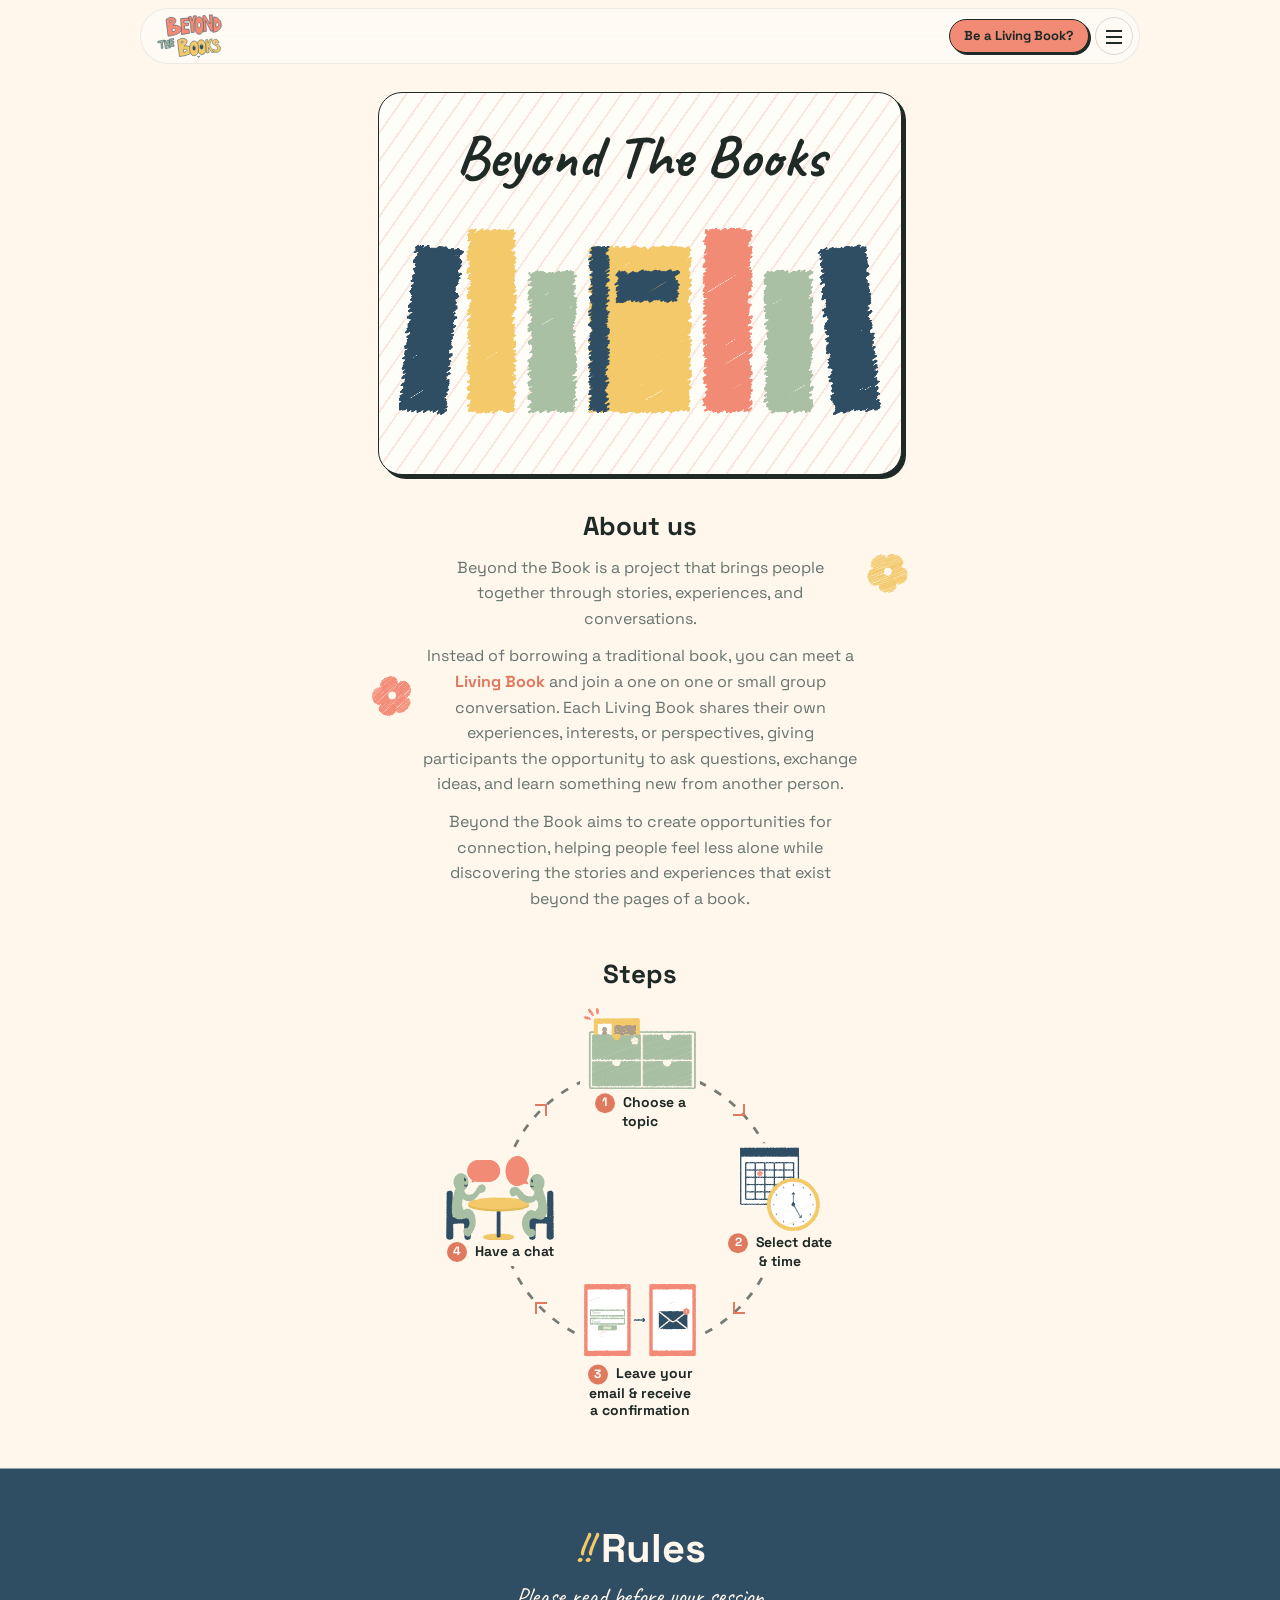
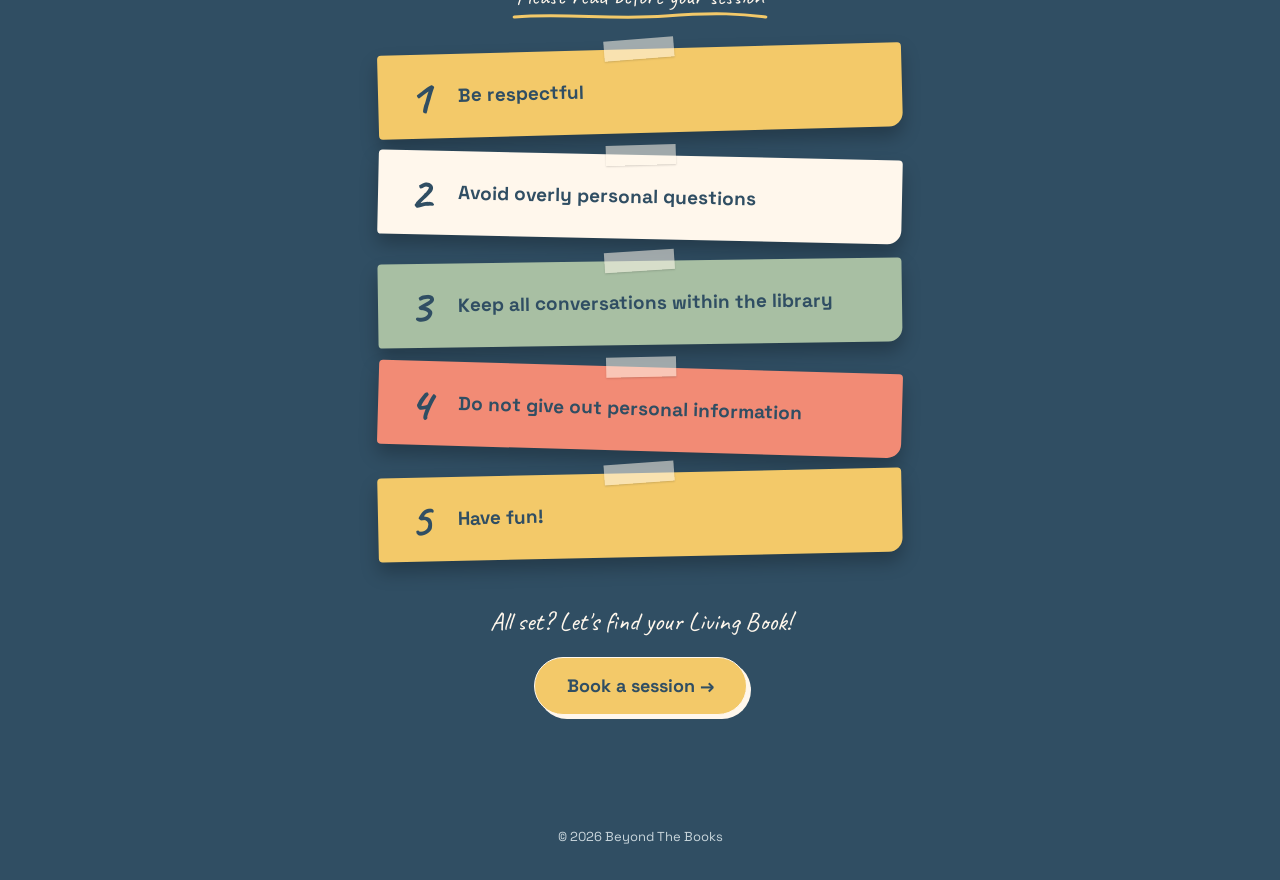
<file: index.html>
<!DOCTYPE html>
<html lang="en">
  <head>
    <meta charset="UTF-8" />
    <meta name="viewport" content="width=device-width, initial-scale=1.0" />
    <title>Beyond The Books</title>
    <link href="https://fonts.googleapis.com/css2?family=Caveat:wght@500;700&family=Space+Grotesk:wght@300;400;500;600;700&display=swap" rel="stylesheet">
    <link rel="icon" href="assets/favicon.svg" type="image/svg+xml">
    <link rel="icon" href="assets/apple-touch-icon.png" type="image/png">
    <link rel="apple-touch-icon" href="assets/apple-touch-icon.png">
    <link rel="stylesheet" href="style.css" />
    <script src="script.js" defer></script>
  </head>
  <body>
    <!-- Header Section -->
    <header class="site-header">
      <a class="logo" href="index.html"><img src="assets/logo.svg" width="606" height="412" alt="Beyond The Books" /></a>
      <div class="header-actions">
        <a class="header-cta" href="living-book.html">Be a Living Book?</a>
        <button class="menu-toggle" aria-label="Open menu" aria-expanded="false" aria-controls="main-nav"></button>
      </div>
      <nav class="navbar" id="main-nav" aria-label="Main navigation">
        <a class="active" href="index.html">Home</a>
        <a href="booking.html">Booking</a>
        <a href="faq.html">FAQ</a>
      </nav>
    </header>

    <main class="page">
      <!-- Hero -->
      <section class="hero">
        <h1>Beyond The Books</h1>
        <img class="hero-book" src="assets/book.gif" width="792" height="400" alt="Hand-drawn books tilting on a shelf" />
      </section>

      <!-- About -->
      <section class="about" id="about">
        <img class="deco deco-envelope" src="assets/flower-5.svg" alt="" />
        <img class="deco deco-gift" src="assets/flower-6.svg" alt="" />
        <h2>About us</h2>
        <p>
          Beyond the Book is a project that brings people together through stories,
          experiences, and conversations.
        </p>
        <p>
          Instead of borrowing a traditional book, you can meet a <strong>Living Book</strong>
          and join a one on one or small group conversation. Each Living Book shares their own
          experiences, interests, or perspectives, giving participants the opportunity to ask
          questions, exchange ideas, and learn something new from another person.
        </p>
        <p>
          Beyond the Book aims to create opportunities for connection, helping people feel less
          alone while discovering the stories and experiences that exist beyond the pages of a book.
        </p>
      </section>

      <!-- Steps: xếp theo vòng tròn. Thêm bước mới thì thêm <li> và chỉnh --a (góc) -->
      <section class="steps">
        <h2>Steps</h2>
        <div class="step-circle">
          <svg class="step-ring" viewBox="0 0 100 100" aria-hidden="true">
            <circle cx="50" cy="50" r="35" />
          </svg>
          <span class="step-arrow" style="--a: -45deg" aria-hidden="true"></span>
          <span class="step-arrow" style="--a: 45deg" aria-hidden="true"></span>
          <span class="step-arrow" style="--a: 135deg" aria-hidden="true"></span>
          <span class="step-arrow" style="--a: 225deg" aria-hidden="true"></span>
          <ol class="step-list">
            <li class="step" style="--a: -90deg">
              <img src="assets/step-topic.svg" alt="" />
              <span><b>1</b> Choose a topic</span>
            </li>
            <li class="step" style="--a: 0deg">
              <img src="assets/step-date.svg" alt="" />
              <span><b>2</b> Select date &amp; time</span>
            </li>
            <li class="step" style="--a: 90deg">
              <img src="assets/step-email.svg" alt="" />
              <span><b>3</b> Leave your email &amp; receive a confirmation</span>
            </li>
            <li class="step" style="--a: 180deg">
              <img src="assets/step-chat.svg" alt="" />
              <span><b>4</b> Have a chat</span>
            </li>
          </ol>
        </div>
      </section>

      <!-- Rules: mỗi rule là một tờ note dán lên, hiện dần khi cuộn tới -->
      <section class="rules" id="rules">
        <h2><span class="bang">!!</span> Rules</h2>
        <p class="rules-sub">Please read before your session</p>
        <ol class="rule-notes">
          <li data-reveal>Be respectful</li>
          <li data-reveal>Avoid overly personal questions</li>
          <li data-reveal>Keep all conversations within the library</li>
          <li data-reveal>Do not give out personal information</li>
          <li data-reveal>Have fun!</li>
        </ol>
        <div class="rules-cta" data-reveal>
          <p>All set? Let's find your Living Book!</p>
          <a class="btn btn-go" href="booking.html">Book a session →</a>
        </div>
      </section>
    </main>

    <!-- Lời chào khi vào trang từ mã QR trên card (link có ?from=qr) -->
    <dialog class="welcome" id="welcome" aria-labelledby="welcome-title" tabindex="-1">
      <button class="welcome-close" type="button" aria-label="Close" data-close></button>
      <img class="welcome-mascot" src="assets/mascot-cheer.svg" width="1279" height="1343" alt="" />
      <h2 id="welcome-title">Welcome!</h2>
      <div class="welcome-choices">
        <div class="welcome-choice">
          <p>New participant?<br /><span>Explore the home page to get to know us.</span></p>
          <button class="btn welcome-btn-new" type="button" data-close>Explore the home page</button>
        </div>
        <div class="welcome-choice">
          <p>Old participant?</p>
          <a class="btn welcome-btn-go" href="booking.html">Go to the booking page →</a>
        </div>
      </div>
    </dialog>

    <footer class="site-footer">© 2026 Beyond The Books</footer>
  </body>
</html>
</file>
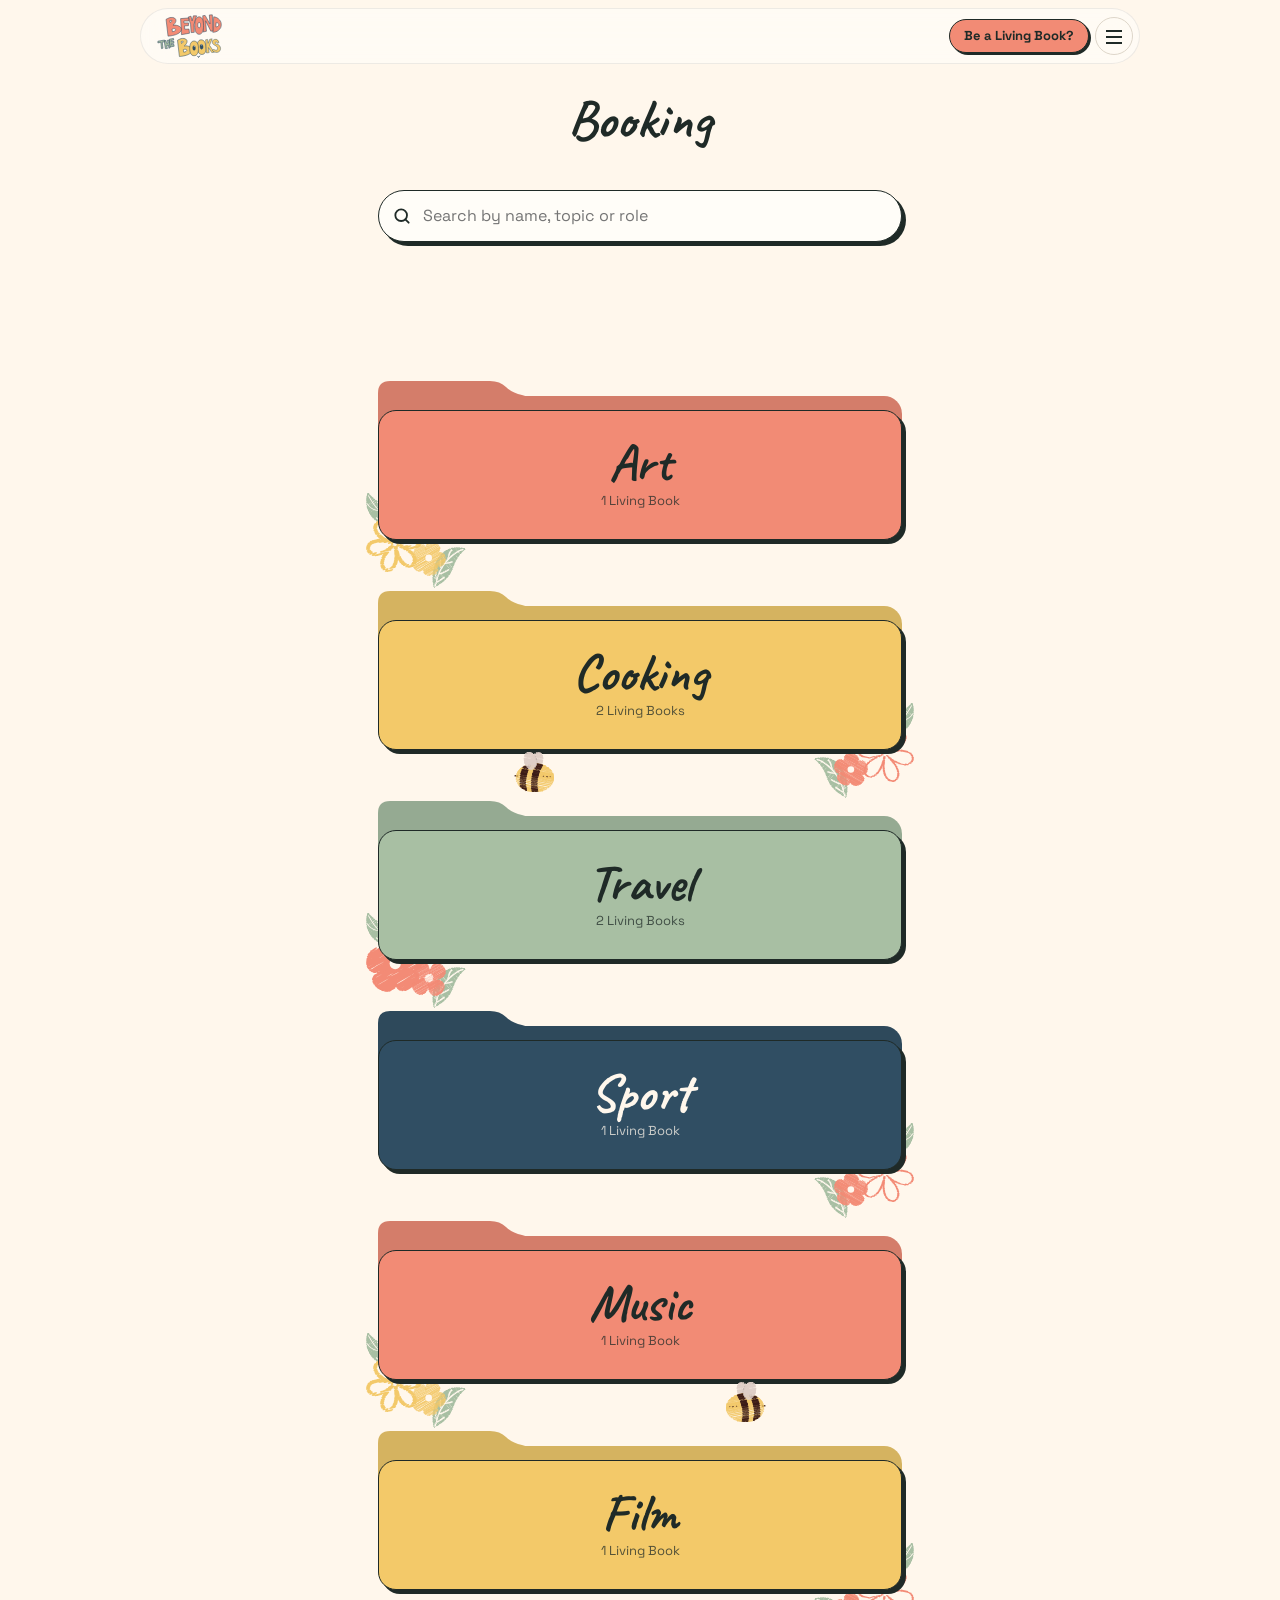
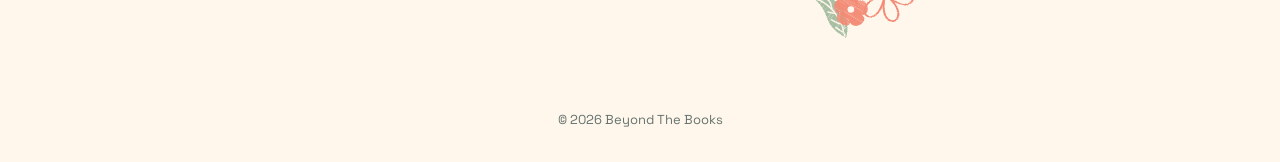
<file: booking.html>
<!DOCTYPE html>
<html lang="en">
  <head>
    <meta charset="UTF-8" />
    <meta name="viewport" content="width=device-width, initial-scale=1.0" />
    <title>Booking · Beyond The Books</title>
    <link href="https://fonts.googleapis.com/css2?family=Caveat:wght@500;700&family=Space+Grotesk:wght@300;400;500;600;700&display=swap" rel="stylesheet">
    <link rel="icon" href="assets/favicon.svg" type="image/svg+xml">
    <link rel="icon" href="assets/apple-touch-icon.png" type="image/png">
    <link rel="apple-touch-icon" href="assets/apple-touch-icon.png">
    <link rel="stylesheet" href="style.css" />
    <script src="script.js" defer></script>
    <script src="data.js" defer></script>
    <script src="booking.js" defer></script>
  </head>
  <body>

    <header class="site-header">
      <a class="logo" href="index.html"><img src="assets/logo.svg" width="606" height="412" alt="Beyond The Books" /></a>
      <div class="header-actions">
        <a class="header-cta" href="living-book.html">Be a Living Book?</a>
        <button class="menu-toggle" aria-label="Open menu" aria-expanded="false" aria-controls="main-nav"></button>
      </div>
      <nav class="navbar" id="main-nav" aria-label="Main navigation">
        <a href="index.html">Home</a>
        <a class="active" href="booking.html">Booking</a>
        <a href="faq.html">FAQ</a>
      </nav>
    </header>

    <main class="page">
      <h1 class="page-title booking-title">
        Booking
      </h1>
      <div class="search">
        <svg class="search-icon" viewBox="0 0 24 24" aria-hidden="true"><circle cx="11" cy="11" r="7" /><path d="m20 20-4-4" /></svg>
        <input type="search" id="search" placeholder="Search by name, topic or role" aria-label="Search Living Books" autocomplete="off" />
      </div>
      <div class="search-results" id="search-results" hidden></div>
      <div class="topic-list" id="topic-list"></div>
    </main>

    <footer class="site-footer">© 2026 Beyond The Books</footer>
  </body>
</html>
</file>
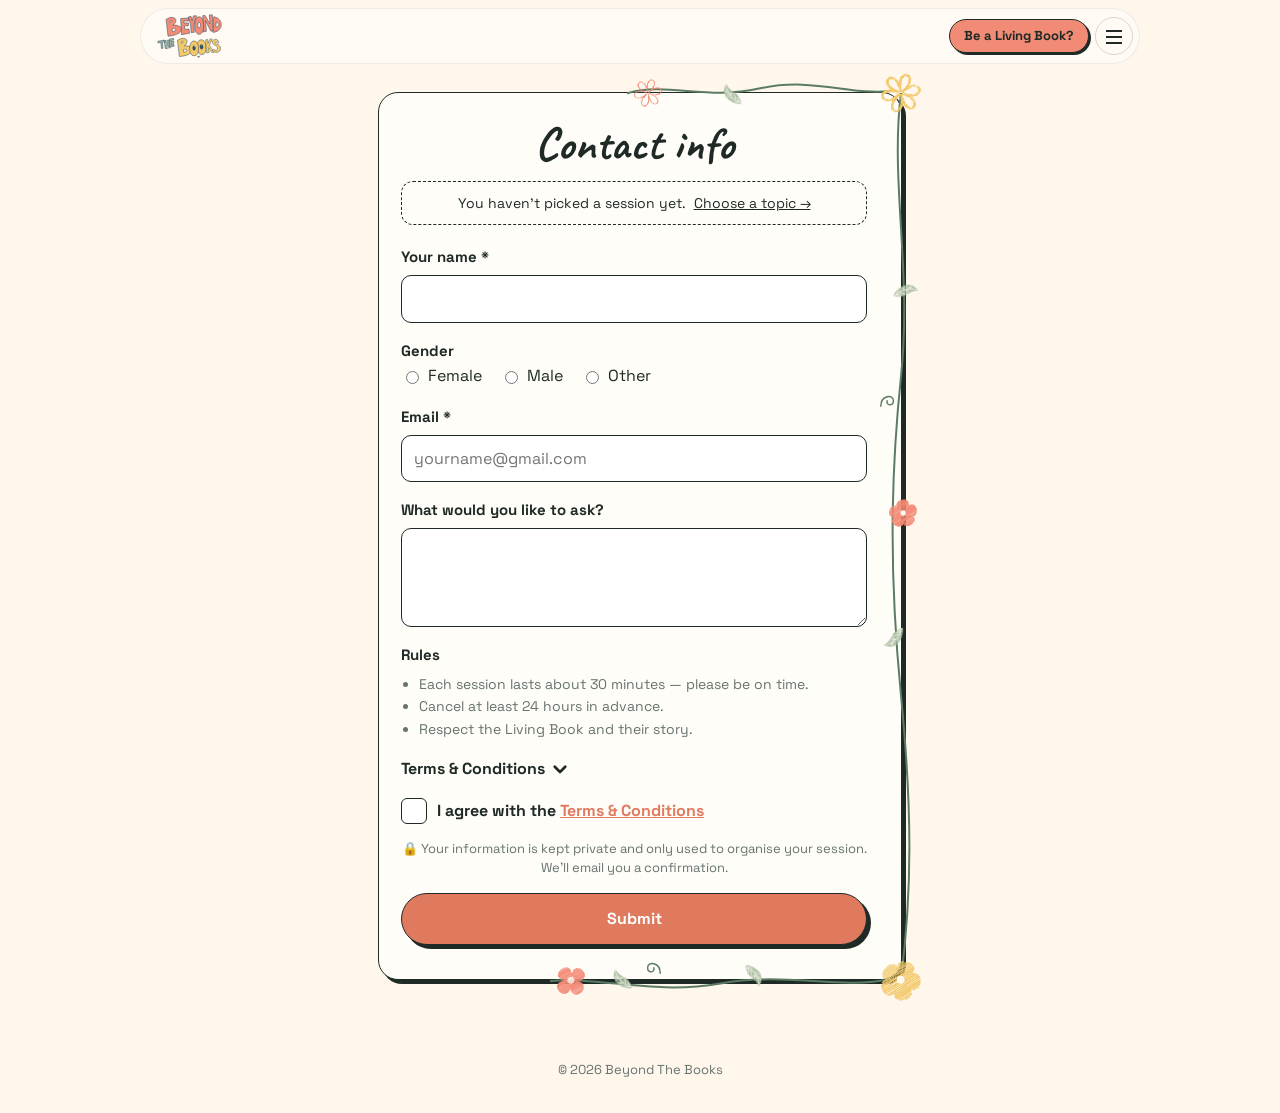
<file: contact.html>
<!DOCTYPE html>
<html lang="en">
  <head>
    <meta charset="UTF-8" />
    <meta name="viewport" content="width=device-width, initial-scale=1.0" />
    <title>Contact info · Beyond The Books</title>
    <link href="https://fonts.googleapis.com/css2?family=Caveat:wght@500;700&family=Space+Grotesk:wght@300;400;500;600;700&display=swap" rel="stylesheet">
    <link rel="icon" href="assets/favicon.svg" type="image/svg+xml">
    <link rel="icon" href="assets/apple-touch-icon.png" type="image/png">
    <link rel="apple-touch-icon" href="assets/apple-touch-icon.png">
    <link rel="stylesheet" href="style.css" />
    <script src="script.js" defer></script>
    <script src="data.js" defer></script>
    <script src="api.js" defer></script>
    <script src="contact.js" defer></script>
  </head>
  <body class="page-contact">
    <header class="site-header">
      <a class="logo" href="index.html"><img src="assets/logo.svg" width="606" height="412" alt="Beyond The Books" /></a>
      <div class="header-actions">
        <a class="header-cta" href="living-book.html">Be a Living Book?</a>
        <button class="menu-toggle" aria-label="Open menu" aria-expanded="false" aria-controls="main-nav"></button>
      </div>
      <nav class="navbar" id="main-nav" aria-label="Main navigation">
        <a href="index.html">Home</a>
        <a class="active" href="booking.html">Booking</a>
        <a href="faq.html">FAQ</a>
      </nav>
    </header>

    <main class="page">
      <div class="contact-frame">
        <!-- Dây leo option 2: góc trên phải → dọc mép phải → bò theo mép dưới -->
        <div class="vine2" aria-hidden="true">
          <svg class="v2-line v2-top" viewBox="0 0 100 20" preserveAspectRatio="none">
            <path d="M0 12C15 2 30 18 50 8S85 14 100 10" />
          </svg>
          <svg class="v2-line v2-right" viewBox="0 0 20 100" preserveAspectRatio="none">
            <path d="M10 0C2 10 18 20 10 32S2 55 10 68S18 90 10 100" />
          </svg>
          <svg class="v2-line v2-bottom" viewBox="0 0 100 20" preserveAspectRatio="none">
            <path d="M100 8C85 18 70 2 50 12S15 6 0 10" />
          </svg>
          <svg class="v2-curl" style="top: 34%; right: 18px; --d: 1.1s" viewBox="0 0 20 20"><path d="M2 18C2 6 16 4 16 12C16 18 8 18 9 12" /></svg>
          <svg class="v2-curl" style="bottom: 18px; right: 46%; --d: 2s" viewBox="0 0 20 20"><path d="M18 18C18 6 4 4 4 12C4 18 12 18 11 12" /></svg>
          <img class="v2-leaf" src="assets/leaf-1.svg" alt="" style="top: 4px; right: 32%; --d: 0.6s; rotate: -15deg" />
          <img class="v2-leaf" src="assets/leaf-1.svg" alt="" style="top: 22%; right: 2px; --d: 1s; rotate: 100deg" />
          <img class="v2-leaf" src="assets/leaf-1.svg" alt="" style="top: 60%; right: 14px; --d: 1.4s; rotate: 250deg" />
          <img class="v2-leaf" src="assets/leaf-1.svg" alt="" style="bottom: 6px; right: 28%; --d: 1.9s; rotate: 170deg" />
          <img class="v2-leaf" src="assets/leaf-1.svg" alt="" style="bottom: 2px; right: 52%; --d: 2.1s; rotate: -20deg" />
          <img class="v2-flower" src="assets/flower-2.svg" alt="" style="top: 0; right: 46%; --d: 0.7s" />
          <img class="v2-flower big" src="assets/flower-1.svg" alt="" style="top: -6px; right: -6px; --d: 0.4s" />
          <img class="v2-flower" src="assets/flower-5.svg" alt="" style="top: 46%; right: -2px; --d: 1.3s" />
          <img class="v2-flower big" src="assets/flower-6.svg" alt="" style="bottom: -8px; right: -6px; --d: 1.7s" />
          <img class="v2-flower" src="assets/flower-4.svg" alt="" style="bottom: -2px; right: 60%; --d: 2.3s" />
        </div>

        <h1 class="page-title">Contact info</h1>
        <div class="summary" id="summary"></div>

        <form id="contact-form">
          <label class="field">
            <span>Your name *</span>
            <input name="name" required autocomplete="name" />
          </label>

          <fieldset class="field">
            <legend>Gender</legend>
            <div class="radio-row">
              <label><input type="radio" name="gender" value="female" /> Female</label>
              <label><input type="radio" name="gender" value="male" /> Male</label>
              <label><input type="radio" name="gender" value="other" /> Other</label>
            </div>
          </fieldset>

          <label class="field">
            <span>Email *</span>
            <input name="email" type="email" required autocomplete="email" pattern="[^@\s]+@[gG][mM][aA][iI][lL]\.[cC][oO][mM]" placeholder="yourname@gmail.com" data-gmail />
          </label>

          <label class="field">
            <span>What would you like to ask?</span>
            <textarea name="message" rows="3"></textarea>
          </label>

          <div class="field">
            <span>Rules</span>
            <ul class="mini-rules">
              <li>Each session lasts about 30 minutes — please be on time.</li>
              <li>Cancel at least 24 hours in advance.</li>
              <li>Respect the Living Book and their story.</li>
            </ul>
          </div>

          <details class="terms" id="terms">
            <summary>Terms &amp; Conditions</summary>
            <ol>
              <li>Be respectful</li>
              <li>Avoid overly personal questions</li>
              <li>Keep all conversations within the library</li>
              <li>Do not give out personal information</li>
              <li>Have fun!</li>
            </ol>
          </details>

          <label class="agree">
            <input type="checkbox" name="agree" required />
            <span class="checkmark" aria-hidden="true">
              <svg viewBox="0 0 24 24"><path d="M4 13c3 2 5 5 6 7 3-8 7-13 11-16" /></svg>
            </span>
            <span>I agree with the <a href="#terms" class="terms-link">Terms &amp; Conditions</a></span>
          </label>

          <p class="privacy-note">🔒 Your information is kept private and only used to organise your session. We'll email you a confirmation.</p>
          <p class="form-error" id="form-error" role="alert" hidden></p>
          <button class="btn btn-block" type="submit">Submit</button>
        </form>

        <div class="thanks" id="thanks" hidden>
          <h2>Thank you!</h2>
          <p>Your booking has been received. We'll be in touch by email soon.</p>
          <a class="btn" href="index.html">Back to home</a>
        </div>
      </div>
    </main>

    <footer class="site-footer">© 2026 Beyond The Books</footer>
  </body>
</html>
</file>
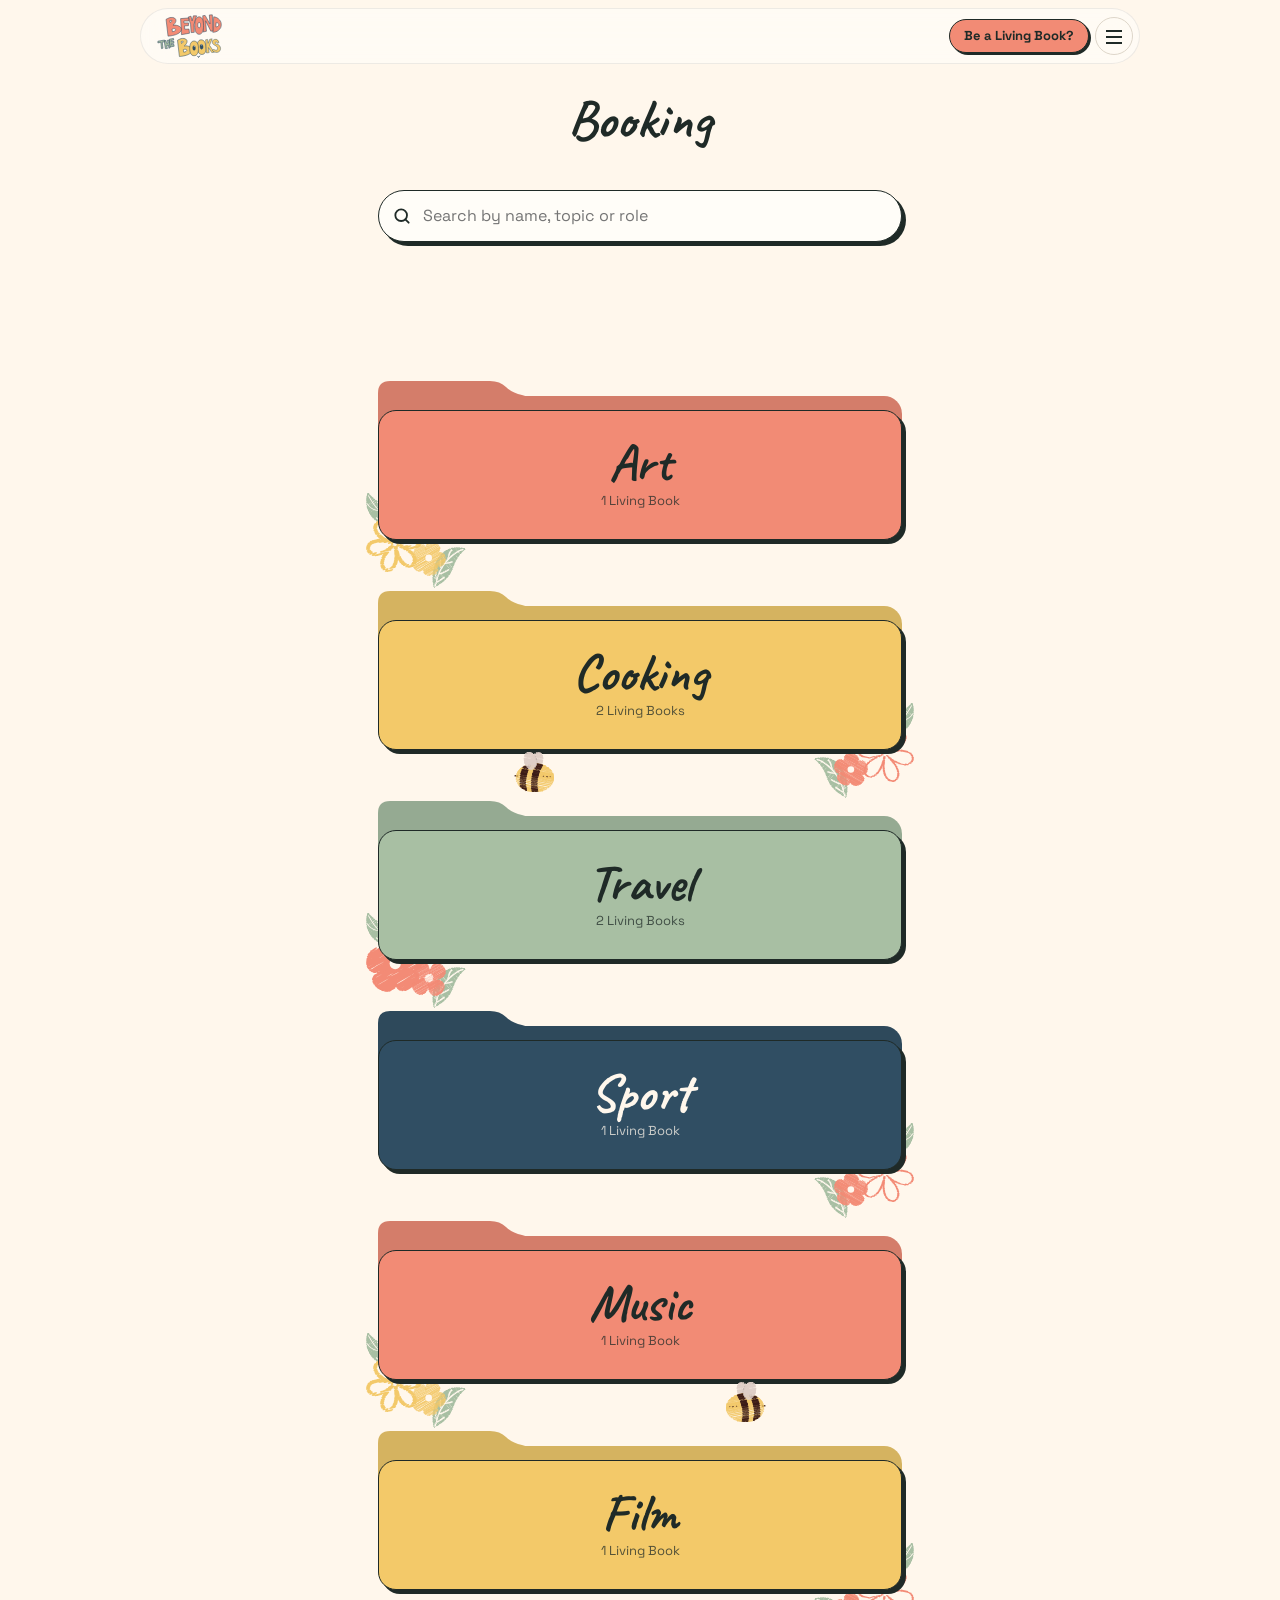
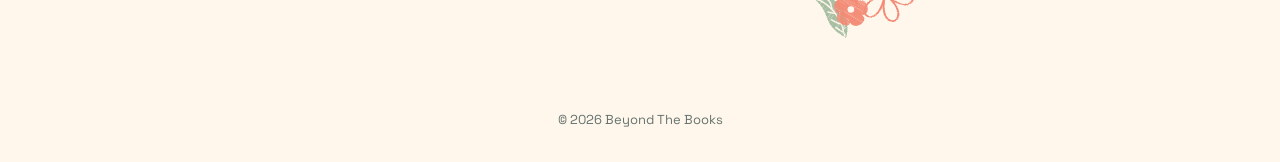
<file: detail.html>
<!DOCTYPE html>
<html lang="en">
  <head>
    <meta charset="UTF-8" />
    <meta name="viewport" content="width=device-width, initial-scale=1.0" />
    <title>Choose a time · Beyond The Books</title>
    <link href="https://fonts.googleapis.com/css2?family=Caveat:wght@500;700&family=Space+Grotesk:wght@300;400;500;600;700&display=swap" rel="stylesheet">
    <link rel="icon" href="assets/favicon.svg" type="image/svg+xml">
    <link rel="icon" href="assets/apple-touch-icon.png" type="image/png">
    <link rel="apple-touch-icon" href="assets/apple-touch-icon.png">
    <link rel="stylesheet" href="style.css" />
    <script src="script.js" defer></script>
    <script src="data.js" defer></script>
    <script src="api.js" defer></script>
    <script src="detail.js" defer></script>
  </head>
  <body>
    <header class="site-header">
      <a class="logo" href="index.html"><img src="assets/logo.svg" width="606" height="412" alt="Beyond The Books" /></a>
      <div class="header-actions">
        <a class="header-cta" href="living-book.html">Be a Living Book?</a>
        <button class="menu-toggle" aria-label="Open menu" aria-expanded="false" aria-controls="main-nav"></button>
      </div>
      <nav class="navbar" id="main-nav" aria-label="Main navigation">
        <a href="index.html">Home</a>
        <a class="active" href="booking.html">Booking</a>
        <a href="faq.html">FAQ</a>
      </nav>
    </header>

    <main class="page">
      <h1 class="page-title">Booking</h1>

      <section class="info-card" id="info-card"></section>

      <section class="card calendar">
        <div class="cal-head">
          <h2 id="cal-month"></h2>
          <div class="cal-nav">
            <button type="button" id="cal-prev" aria-label="Previous month">‹</button>
            <button type="button" id="cal-next" aria-label="Next month">›</button>
          </div>
        </div>
        <div class="cal-grid cal-weekdays" aria-hidden="true">
          <span>M</span><span>T</span><span>W</span><span>T</span><span>F</span><span>S</span><span>S</span>
        </div>
        <div class="cal-grid" id="cal-days"></div>
      </section>

      <section class="card times">
        <h2>Time</h2>
        <p class="hint" id="time-hint">Pick a date first.</p>
        <div class="time-grid" id="time-grid"></div>
      </section>

      <button class="btn btn-block" id="book-btn" disabled>Book</button>
    </main>

    <footer class="site-footer">© 2026 Beyond The Books</footer>
  </body>
</html>
</file>
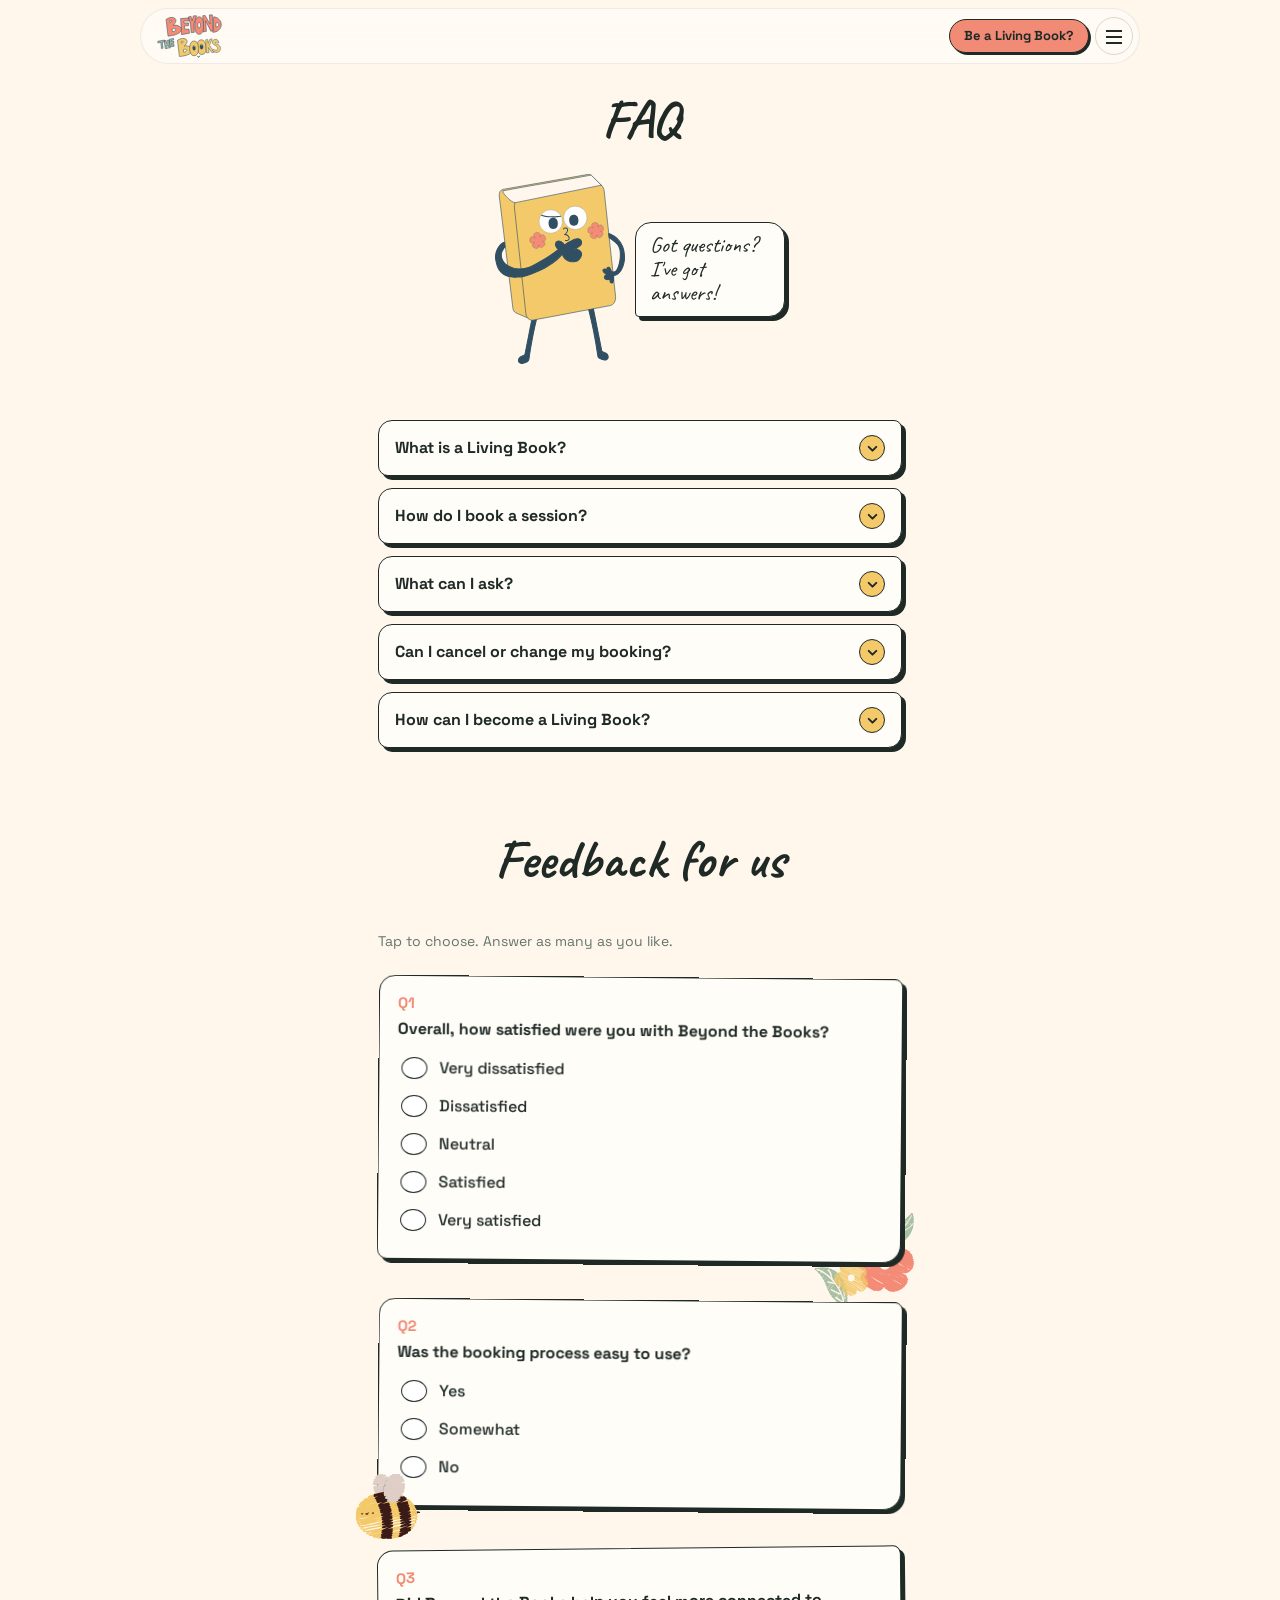
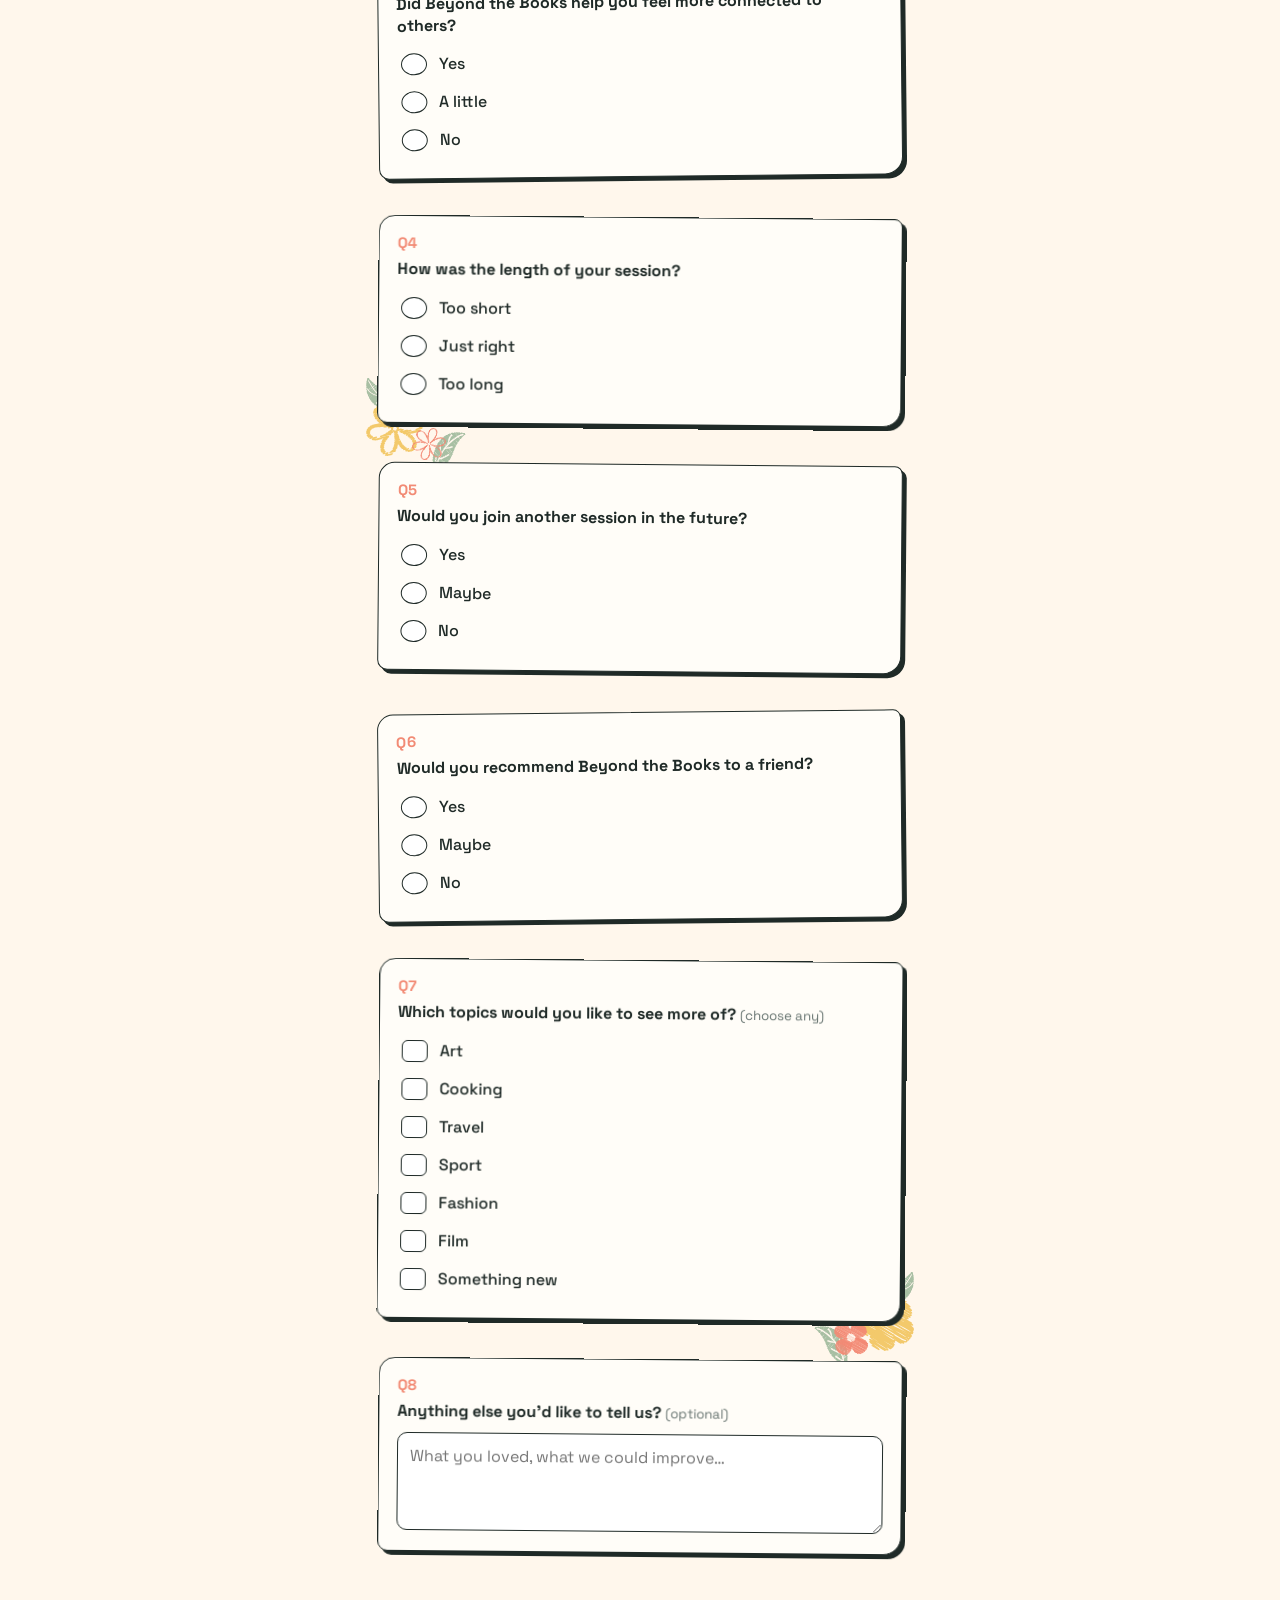
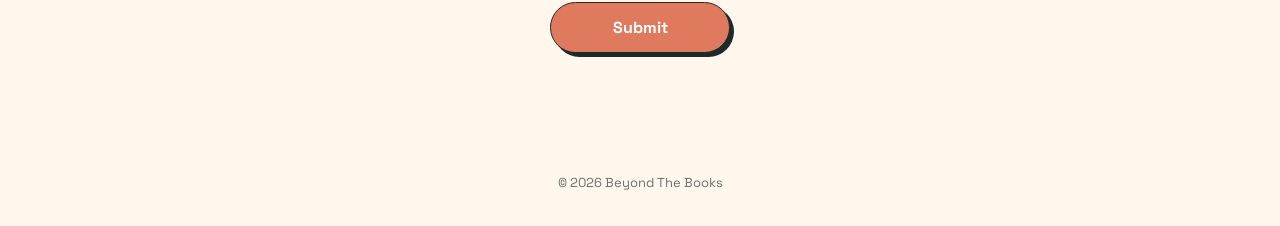
<file: faq.html>
<!DOCTYPE html>
<html lang="en">
  <head>
    <meta charset="UTF-8" />
    <meta name="viewport" content="width=device-width, initial-scale=1.0" />
    <title>FAQ · Beyond The Books</title>
    <link href="https://fonts.googleapis.com/css2?family=Caveat:wght@500;700&family=Space+Grotesk:wght@300;400;500;600;700&display=swap" rel="stylesheet">
    <link rel="icon" href="assets/favicon.svg" type="image/svg+xml">
    <link rel="icon" href="assets/apple-touch-icon.png" type="image/png">
    <link rel="apple-touch-icon" href="assets/apple-touch-icon.png">
    <link rel="stylesheet" href="style.css" />
    <script src="script.js" defer></script>
    <script src="api.js" defer></script>
    <script src="questions.js" defer></script>
  </head>
  <body>
    <header class="site-header">
      <a class="logo" href="index.html"><img src="assets/logo.svg" width="606" height="412" alt="Beyond The Books" /></a>
      <div class="header-actions">
        <a class="header-cta" href="living-book.html">Be a Living Book?</a>
        <button class="menu-toggle" aria-label="Open menu" aria-expanded="false" aria-controls="main-nav"></button>
      </div>
      <nav class="navbar" id="main-nav" aria-label="Main navigation">
        <a href="index.html">Home</a>
        <a href="booking.html">Booking</a>
        <a class="active" href="faq.html">FAQ</a>
      </nav>
    </header>

    <main class="page">
      <h1 class="page-title">FAQ</h1>

      <section class="faq-intro">
        <img class="faq-mascot" src="assets/mascot-think.svg" width="639" height="934" alt="A book character thinking" />
        <p class="faq-bubble">Got questions? I've got answers!</p>
      </section>

      <section class="faq-list" aria-label="Frequently asked questions">
          <details class="faq-item">
            <summary>What is a Living Book?</summary>
            <p>A Living Book is a real person who shares their story, experiences or passion with you. Instead of reading a book, you sit down and have a conversation.</p>
          </details>
          <details class="faq-item">
            <summary>How do I book a session?</summary>
            <p>Go to <a href="booking.html">Booking</a>, pick a topic and a Living Book, choose a date and time, then leave your name and email. We'll send you a confirmation email.</p>
          </details>
          <details class="faq-item">
            <summary>What can I ask?</summary>
            <p>Anything about the Living Book's story, work or interests. Please be respectful and avoid overly personal questions. See the rules on the <a href="index.html#rules">home page</a>.</p>
          </details>
          <details class="faq-item">
            <summary>Can I cancel or change my booking?</summary>
            <p>Yes. Just reply to your confirmation email and let us know, so the time slot can be opened for someone else.</p>
          </details>
          <details class="faq-item">
            <summary>How can I become a Living Book?</summary>
            <p>We'd love to hear your story! Fill in the <a href="living-book.html">Be a Living Book</a> form and we'll get in touch.</p>
          </details>
      </section>

      <h2 class="page-title faq-feedback-title" id="feedback">Feedback for us</h2>

      <form id="q-form" class="q-list" data-type="feedback" data-need-one>
        <p class="q-note">Tap to choose. Answer as many as you like.</p>
          <div class="q-card" role="group" aria-labelledby="q1-label">
            <p class="q-label" id="q1-label"><span class="q-num">Q1</span>Overall, how satisfied were you with Beyond the Books?</p>
            <div class="choices">
              <label class="choice"><input type="radio" name="q1" value="Very dissatisfied" /><span>Very dissatisfied</span></label>
              <label class="choice"><input type="radio" name="q1" value="Dissatisfied" /><span>Dissatisfied</span></label>
              <label class="choice"><input type="radio" name="q1" value="Neutral" /><span>Neutral</span></label>
              <label class="choice"><input type="radio" name="q1" value="Satisfied" /><span>Satisfied</span></label>
              <label class="choice"><input type="radio" name="q1" value="Very satisfied" /><span>Very satisfied</span></label>
            </div>
          </div>
          <div class="q-anchor" aria-hidden="true">
            <div class="bouquet right">
              <img class="bq-leaf l1" src="assets/leaf-2.svg" alt="" />
              <img class="bq-leaf l2" src="assets/leaf-1.svg" alt="" />
              <img class="bq-flower big" src="assets/flower-5.svg" alt="" />
              <img class="bq-flower small" src="assets/flower-6.svg" alt="" />
            </div>
          </div>
          <div class="q-card" role="group" aria-labelledby="q2-label">
            <img class="q-deco q-bee" src="assets/bee.svg" alt="" />
            <p class="q-label" id="q2-label"><span class="q-num">Q2</span>Was the booking process easy to use?</p>
            <div class="choices">
              <label class="choice"><input type="radio" name="q2" value="Yes" /><span>Yes</span></label>
              <label class="choice"><input type="radio" name="q2" value="Somewhat" /><span>Somewhat</span></label>
              <label class="choice"><input type="radio" name="q2" value="No" /><span>No</span></label>
            </div>
          </div>
          <div class="q-card" role="group" aria-labelledby="q3-label">
            <p class="q-label" id="q3-label"><span class="q-num">Q3</span>Did Beyond the Books help you feel more connected to others?</p>
            <div class="choices">
              <label class="choice"><input type="radio" name="q3" value="Yes" /><span>Yes</span></label>
              <label class="choice"><input type="radio" name="q3" value="A little" /><span>A little</span></label>
              <label class="choice"><input type="radio" name="q3" value="No" /><span>No</span></label>
            </div>
          </div>
          <div class="q-card" role="group" aria-labelledby="q4-label">
            <p class="q-label" id="q4-label"><span class="q-num">Q4</span>How was the length of your session?</p>
            <div class="choices">
              <label class="choice"><input type="radio" name="q4" value="Too short" /><span>Too short</span></label>
              <label class="choice"><input type="radio" name="q4" value="Just right" /><span>Just right</span></label>
              <label class="choice"><input type="radio" name="q4" value="Too long" /><span>Too long</span></label>
            </div>
          </div>
          <div class="q-anchor" aria-hidden="true">
            <div class="bouquet left">
              <img class="bq-leaf l1" src="assets/leaf-2.svg" alt="" />
              <img class="bq-leaf l2" src="assets/leaf-1.svg" alt="" />
              <img class="bq-flower big" src="assets/flower-1.svg" alt="" />
              <img class="bq-flower small" src="assets/flower-2.svg" alt="" />
            </div>
          </div>
          <div class="q-card" role="group" aria-labelledby="q5-label">
            <p class="q-label" id="q5-label"><span class="q-num">Q5</span>Would you join another session in the future?</p>
            <div class="choices">
              <label class="choice"><input type="radio" name="q5" value="Yes" /><span>Yes</span></label>
              <label class="choice"><input type="radio" name="q5" value="Maybe" /><span>Maybe</span></label>
              <label class="choice"><input type="radio" name="q5" value="No" /><span>No</span></label>
            </div>
          </div>
          <div class="q-card" role="group" aria-labelledby="q6-label">
            <p class="q-label" id="q6-label"><span class="q-num">Q6</span>Would you recommend Beyond the Books to a friend?</p>
            <div class="choices">
              <label class="choice"><input type="radio" name="q6" value="Yes" /><span>Yes</span></label>
              <label class="choice"><input type="radio" name="q6" value="Maybe" /><span>Maybe</span></label>
              <label class="choice"><input type="radio" name="q6" value="No" /><span>No</span></label>
            </div>
          </div>
          <div class="q-card" role="group" aria-labelledby="q7-label">
            <p class="q-label" id="q7-label"><span class="q-num">Q7</span>Which topics would you like to see more of? <small>(choose any)</small></p>
            <div class="choices">
              <label class="choice"><input type="checkbox" name="q7" value="Art" /><span>Art</span></label>
              <label class="choice"><input type="checkbox" name="q7" value="Cooking" /><span>Cooking</span></label>
              <label class="choice"><input type="checkbox" name="q7" value="Travel" /><span>Travel</span></label>
              <label class="choice"><input type="checkbox" name="q7" value="Sport" /><span>Sport</span></label>
              <label class="choice"><input type="checkbox" name="q7" value="Fashion" /><span>Fashion</span></label>
              <label class="choice"><input type="checkbox" name="q7" value="Film" /><span>Film</span></label>
              <label class="choice"><input type="checkbox" name="q7" value="Something new" data-other="q7-other" /><span>Something new</span></label>
              <input class="choice-other" id="q7-other" name="q7_other" placeholder="Which topic would you like?" aria-label="Which new topic would you like?" hidden />
            </div>
          </div>
          <div class="q-anchor" aria-hidden="true">
            <div class="bouquet right">
              <img class="bq-leaf l1" src="assets/leaf-2.svg" alt="" />
              <img class="bq-leaf l2" src="assets/leaf-1.svg" alt="" />
              <img class="bq-flower big" src="assets/flower-6.svg" alt="" />
              <img class="bq-flower small" src="assets/flower-4.svg" alt="" />
            </div>
          </div>
          <div class="q-card">
            <label for="q8"><span class="q-num">Q8</span>Anything else you'd like to tell us? <small>(optional)</small></label>
            <textarea id="q8" name="q8" rows="3" placeholder="What you loved, what we could improve…"></textarea>
          </div>

        <p class="form-error" id="form-error" role="alert" hidden></p>
        <button class="btn q-submit" type="submit">Submit</button>
      </form>

      <div class="thanks card" id="thanks" hidden>
        <h2>Thank you!</h2>
        <p>Your answers help us make Beyond the Book better.</p>
        <a class="btn" href="index.html">Back to home</a>
      </div>
    </main>

    <footer class="site-footer">© 2026 Beyond The Books</footer>
  </body>
</html>
</file>
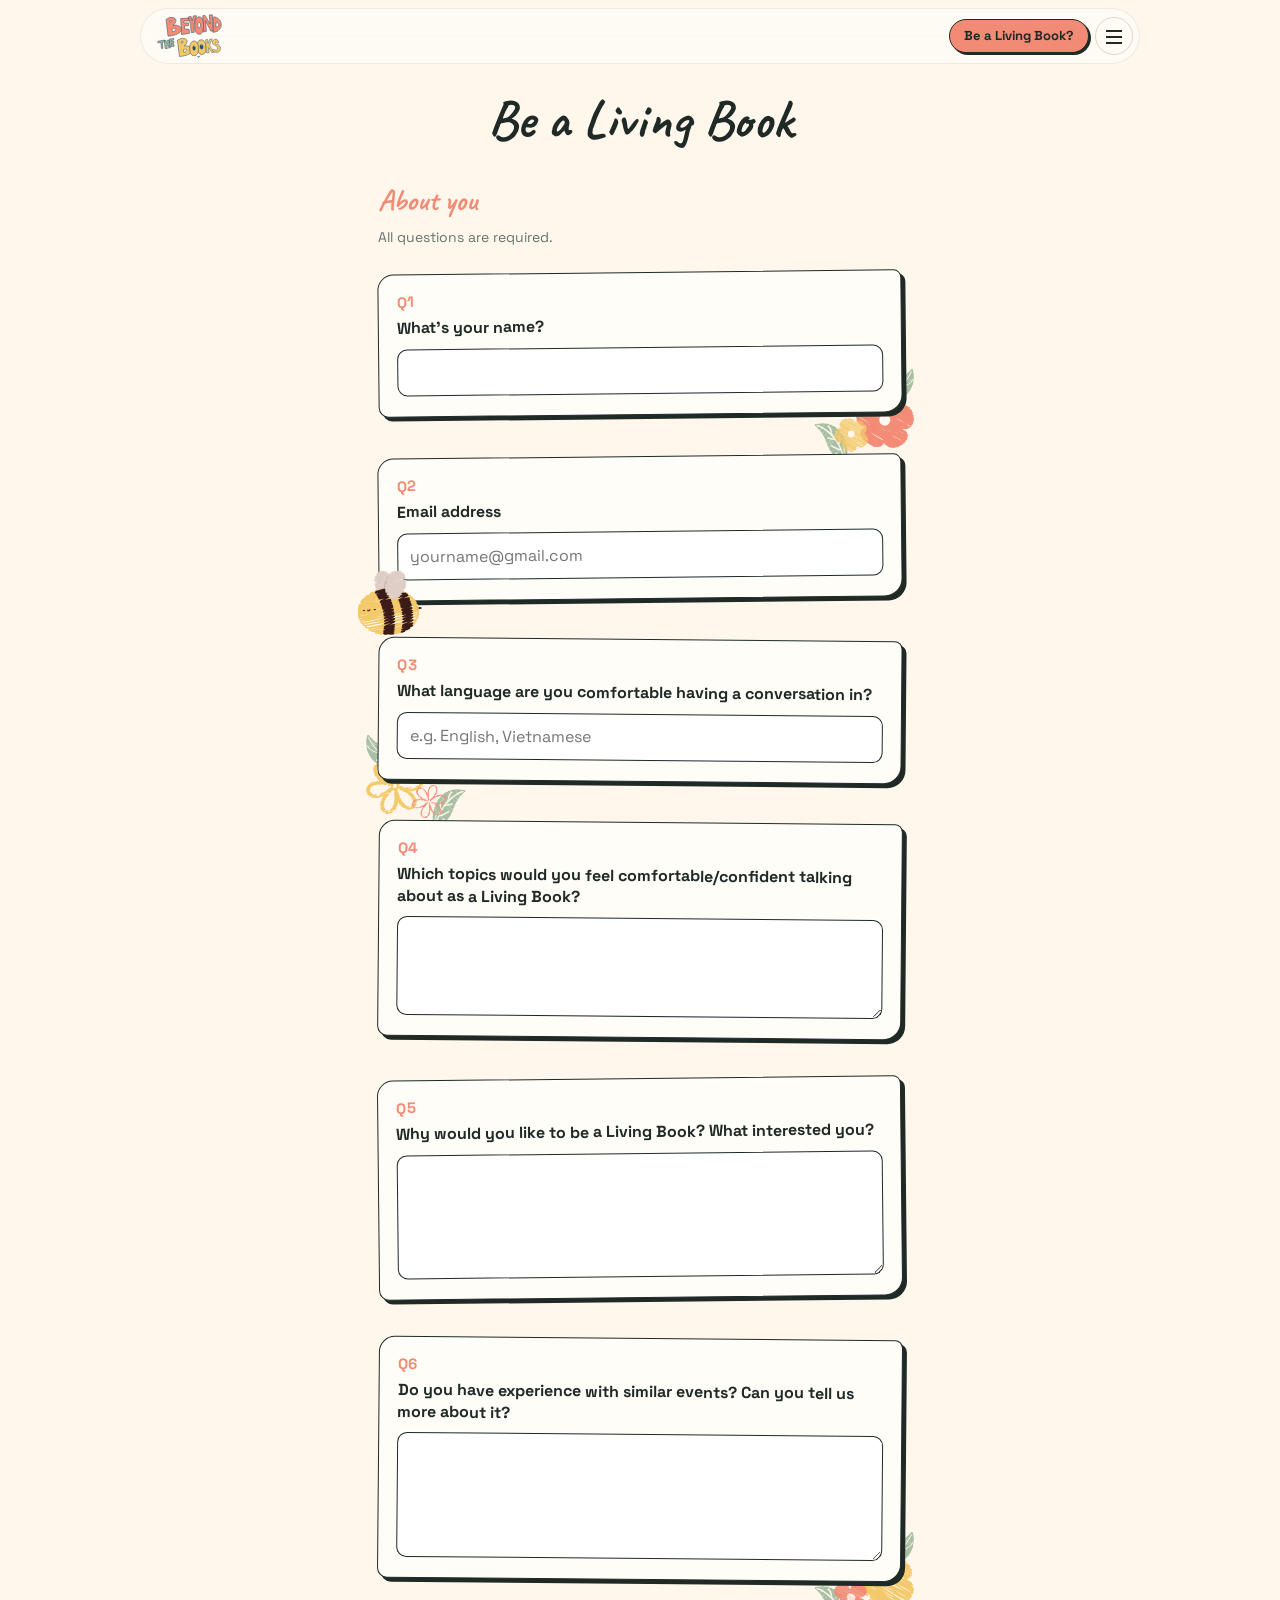
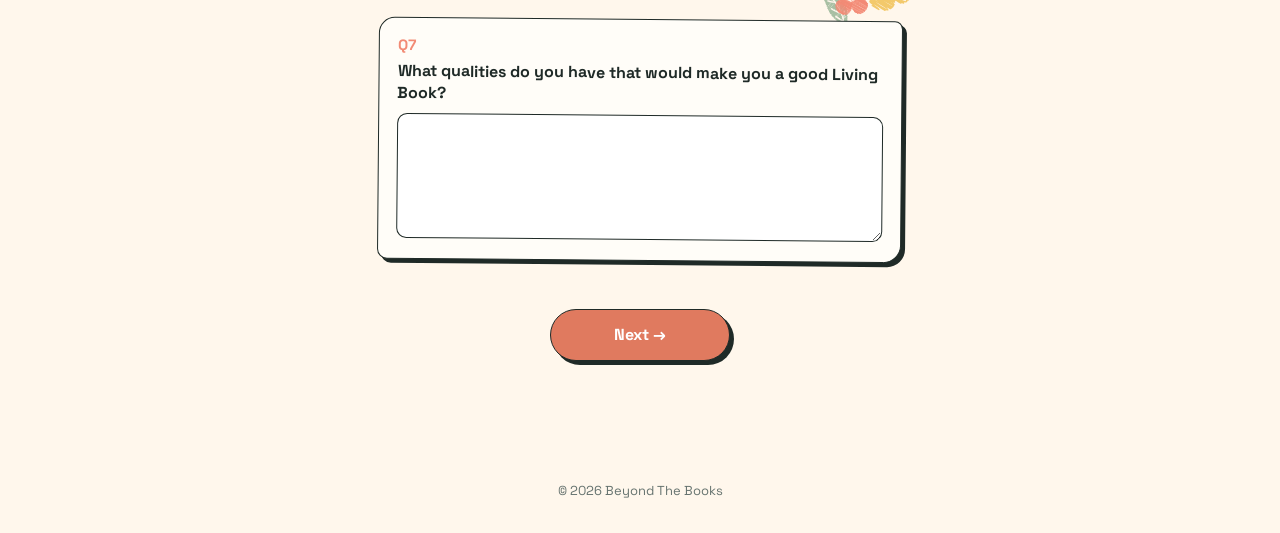
<file: living-book.html>
<!DOCTYPE html>
<html lang="en">
  <head>
    <meta charset="UTF-8" />
    <meta name="viewport" content="width=device-width, initial-scale=1.0" />
    <title>Be a Living Book · Beyond The Books</title>
    <link href="https://fonts.googleapis.com/css2?family=Caveat:wght@500;700&family=Space+Grotesk:wght@300;400;500;600;700&display=swap" rel="stylesheet">
    <link rel="icon" href="assets/favicon.svg" type="image/svg+xml">
    <link rel="icon" href="assets/apple-touch-icon.png" type="image/png">
    <link rel="apple-touch-icon" href="assets/apple-touch-icon.png">
    <link rel="stylesheet" href="style.css" />
    <script src="script.js" defer></script>
    <script src="api.js" defer></script>
    <script src="questions.js" defer></script>
  </head>
  <body>
    <header class="site-header">
      <a class="logo" href="index.html"><img src="assets/logo.svg" width="606" height="412" alt="Beyond The Books" /></a>
      <div class="header-actions">
        <a class="header-cta" href="living-book.html">Be a Living Book?</a>
        <button class="menu-toggle" aria-label="Open menu" aria-expanded="false" aria-controls="main-nav"></button>
      </div>
      <nav class="navbar" id="main-nav" aria-label="Main navigation">
        <a href="index.html">Home</a>
        <a href="booking.html">Booking</a>
        <a href="faq.html">FAQ</a>
      </nav>
    </header>

    <main class="page">
      <h1 class="page-title">Be a Living Book</h1>

      <form id="q-form" class="q-list" data-type="livingbook">
        <!-- Bước 1: About you → Next → Bước 2: câu hỏi tình huống → Submit -->
        <div class="q-step" id="step-1">
          <h2 class="q-section">About you</h2>
          <p class="q-note">All questions are required.</p>
            <div class="q-card">
              <label for="q1"><span class="q-num">Q1</span>What's your name?</label>
              <input id="q1" name="q1" required autocomplete="name" />
            </div>
            <div class="q-anchor" aria-hidden="true">
              <div class="bouquet right">
                <img class="bq-leaf l1" src="assets/leaf-2.svg" alt="" />
                <img class="bq-leaf l2" src="assets/leaf-1.svg" alt="" />
                <img class="bq-flower big" src="assets/flower-5.svg" alt="" />
                <img class="bq-flower small" src="assets/flower-6.svg" alt="" />
              </div>
            </div>
            <div class="q-card">
              <img class="q-deco q-bee" src="assets/bee.svg" alt="" />
              <label for="q2"><span class="q-num">Q2</span>Email address</label>
              <input id="q2" name="q2" type="email" required autocomplete="email" pattern="[^@\s]+@[gG][mM][aA][iI][lL]\.[cC][oO][mM]" placeholder="yourname@gmail.com" data-gmail />
            </div>
            <div class="q-card">
              <label for="q3"><span class="q-num">Q3</span>What language are you comfortable having a conversation in?</label>
              <input id="q3" name="q3" required placeholder="e.g. English, Vietnamese" />
            </div>
            <div class="q-anchor" aria-hidden="true">
              <div class="bouquet left">
                <img class="bq-leaf l1" src="assets/leaf-2.svg" alt="" />
                <img class="bq-leaf l2" src="assets/leaf-1.svg" alt="" />
                <img class="bq-flower big" src="assets/flower-1.svg" alt="" />
                <img class="bq-flower small" src="assets/flower-2.svg" alt="" />
              </div>
            </div>
            <div class="q-card">
              <label for="q4"><span class="q-num">Q4</span>Which topics would you feel comfortable/confident talking about as a Living Book?</label>
              <textarea id="q4" name="q4" required rows="3"></textarea>
            </div>
            <div class="q-card">
              <label for="q5"><span class="q-num">Q5</span>Why would you like to be a Living Book? What interested you?</label>
              <textarea id="q5" name="q5" required rows="4"></textarea>
            </div>
            <div class="q-card">
              <label for="q6"><span class="q-num">Q6</span>Do you have experience with similar events? Can you tell us more about it?</label>
              <textarea id="q6" name="q6" required rows="4"></textarea>
            </div>
            <div class="q-anchor" aria-hidden="true">
              <div class="bouquet right">
                <img class="bq-leaf l1" src="assets/leaf-2.svg" alt="" />
                <img class="bq-leaf l2" src="assets/leaf-1.svg" alt="" />
                <img class="bq-flower big" src="assets/flower-6.svg" alt="" />
                <img class="bq-flower small" src="assets/flower-4.svg" alt="" />
              </div>
            </div>
            <div class="q-card">
              <label for="q7"><span class="q-num">Q7</span>What qualities do you have that would make you a good Living Book?</label>
              <textarea id="q7" name="q7" required rows="4"></textarea>
            </div>

          <button class="btn q-submit" type="button" data-next="step-2">Next →</button>
        </div>

        <div class="q-step" id="step-2" hidden>
          <h2 class="q-section">Scenarios</h2>
          <p class="q-note">Choose the answer that best describes what you would do. All questions are required.</p>
            <div class="q-card" role="radiogroup" aria-labelledby="s1-label">
              <p class="q-label" id="s1-label"><span class="q-num">Q1 · Personal Boundaries</span>During a conversation, a participant asks you a very personal question/experience that you do not feel comfortable answering. You politely decline, but they ask again and say, “Why not? You’re a Living Book, so aren’t you supposed to tell us everything?” What would you do?</p>
              <div class="choices">
                <label class="choice"><input type="radio" name="s1" value="Give a brief answer so the participant understands why you do not want to discuss it further." required /><span>Give a brief answer so the participant understands why you do not want to discuss it further.</span></label>
                <label class="choice"><input type="radio" name="s1" value="Clearly explain that being a Living Book does not mean giving up personal boundaries, decline the question again, and suggest another topic." /><span>Clearly explain that being a Living Book does not mean giving up personal boundaries, decline the question again, and suggest another topic.</span></label>
                <label class="choice"><input type="radio" name="s1" value="Answering them fully while in a bad mood." /><span>Answering them fully while in a bad mood.</span></label>
                <label class="choice"><input type="radio" name="s1" value="Remind them that Living Books can choose what they are comfortable sharing and ask if they would like to continue with another topic." /><span>Remind them that Living Books can choose what they are comfortable sharing and ask if they would like to continue with another topic.</span></label>
              </div>
            </div>
            <div class="q-card" role="radiogroup" aria-labelledby="s2-label">
              <p class="q-label" id="s2-label"><span class="q-num">Q2 · Handling Disagreements</span>A participant strongly disagrees with your opinion during the conversation. What would you do?</p>
              <div class="choices">
                <label class="choice"><input type="radio" name="s2" value="Explain why their opinion is incorrect so the conversation does not become misleading." required /><span>Explain why their opinion is incorrect so the conversation does not become misleading.</span></label>
                <label class="choice"><input type="radio" name="s2" value="Acknowledge that you have different opinions and calmly explain your perspective without trying to change theirs." /><span>Acknowledge that you have different opinions and calmly explain your perspective without trying to change theirs.</span></label>
                <label class="choice"><input type="radio" name="s2" value="Convince them to follow your opinion." /><span>Convince them to follow your opinion.</span></label>
                <label class="choice"><input type="radio" name="s2" value="Listen to their perspective, ask a clarifying question, and then share your own view respectfully." /><span>Listen to their perspective, ask a clarifying question, and then share your own view respectfully.</span></label>
              </div>
            </div>
            <div class="q-card" role="radiogroup" aria-labelledby="s3-label">
              <p class="q-label" id="s3-label"><span class="q-num">Q3 · Personal Space and Physical Boundaries</span>A participant moves very close to you or touches your arm repeatedly during the conversation, and you feel uncomfortable.</p>
              <div class="choices">
                <label class="choice"><input type="radio" name="s3" value="Move your chair further away without saying anything and see whether the behaviour stops." required /><span>Move your chair further away without saying anything and see whether the behaviour stops.</span></label>
                <label class="choice"><input type="radio" name="s3" value="Ignore it because maybe they just try to be friendly." /><span>Ignore it because maybe they just try to be friendly.</span></label>
                <label class="choice"><input type="radio" name="s3" value="Move back, clearly ask them to respect your personal space, and end/report the session if the behaviour continues." /><span>Move back, clearly ask them to respect your personal space, and end/report the session if the behaviour continues.</span></label>
                <label class="choice"><input type="radio" name="s3" value="Move back, tell them to stop, and end the conversation." /><span>Move back, tell them to stop, and end the conversation.</span></label>
              </div>
            </div>
            <div class="q-card" role="radiogroup" aria-labelledby="s4-label">
              <p class="q-label" id="s4-label"><span class="q-num">Q4 · Inappropriate Behaviour</span>A participant makes an inappropriate comment. You tell them it makes you uncomfortable, but they keep going. What would you do?</p>
              <div class="choices">
                <label class="choice"><input type="radio" name="s4" value="Clearly state that the boundary has already been communicated, end the conversation, and report the incident to the project team." required /><span>Clearly state that the boundary has already been communicated, end the conversation, and report the incident to the project team.</span></label>
                <label class="choice"><input type="radio" name="s4" value="Respond in the same way to make them understand the feeling." /><span>Respond in the same way to make them understand the feeling.</span></label>
                <label class="choice"><input type="radio" name="s4" value="Remind them of the rules one more time and continue only if their behaviour changes." /><span>Remind them of the rules one more time and continue only if their behaviour changes.</span></label>
                <label class="choice"><input type="radio" name="s4" value="Ignore it and continue the conversation." /><span>Ignore it and continue the conversation.</span></label>
              </div>
            </div>
            <div class="q-card" role="radiogroup" aria-labelledby="s5-label">
              <p class="q-label" id="s5-label"><span class="q-num">Q5 · Handling a Silent Participant</span>During a conversation, the participant remains completely silent and does not respond to your questions or attempt to continue the conversation. What would you do?</p>
              <div class="choices">
                <label class="choice"><input type="radio" name="s5" value="Continue talking about your own experiences until the participant starts responding." required /><span>Continue talking about your own experiences until the participant starts responding.</span></label>
                <label class="choice"><input type="radio" name="s5" value="Ask gentle, open-ended questions about their interests, give them time to respond, and offer another topic to help them feel more comfortable." /><span>Ask gentle, open-ended questions about their interests, give them time to respond, and offer another topic to help them feel more comfortable.</span></label>
                <label class="choice"><input type="radio" name="s5" value="Tell them that they need to participate because the purpose is to have a conversation." /><span>Tell them that they need to participate because the purpose is to have a conversation.</span></label>
                <label class="choice"><input type="radio" name="s5" value="End the conversation immediately because they do not seem interested." /><span>End the conversation immediately because they do not seem interested.</span></label>
              </div>
            </div>
            <div class="q-card" role="radiogroup" aria-labelledby="s6-label">
              <p class="q-label" id="s6-label"><span class="q-num">Q6 · Handling an Overly Talkative Participant</span>During a conversation, the participant talks continuously, frequently interrupts you, and leaves little opportunity for you to share your own experiences. What would you do?</p>
              <div class="choices">
                <label class="choice"><input type="radio" name="s6" value="Interrupt them and take control of the conversation." required /><span>Interrupt them and take control of the conversation.</span></label>
                <label class="choice"><input type="radio" name="s6" value="Remain silent and let them continue because you want them to feel heard." /><span>Remain silent and let them continue because you want them to feel heard.</span></label>
                <label class="choice"><input type="radio" name="s6" value="Politely acknowledge what they have shared, then guide the conversation towards a more balanced exchange by asking a question or sharing your own perspective." /><span>Politely acknowledge what they have shared, then guide the conversation towards a more balanced exchange by asking a question or sharing your own perspective.</span></label>
                <label class="choice"><input type="radio" name="s6" value="Tell them directly that they are talking too much and need to stop." /><span>Tell them directly that they are talking too much and need to stop.</span></label>
              </div>
            </div>

          <p class="privacy-note">🔒 Your information is kept private and only used to organise your session. We'll email you a confirmation.</p>
          <p class="form-error" id="form-error" role="alert" hidden></p>
          <div class="q-step-nav">
            <button class="btn q-back" type="button" data-back="step-1">← Back</button>
            <button class="btn q-submit" type="submit">Submit</button>
          </div>
        </div>
      </form>

      <div class="thanks card" id="thanks" hidden>
        <h2>Thank you!</h2>
        <p>We've received your answers and will get in touch with you soon.</p>
        <a class="btn" href="index.html">Back to home</a>
      </div>
    </main>

    <footer class="site-footer">© 2026 Beyond The Books</footer>
  </body>
</html>
</file>
<file: style.css>
:root {
  --surface-soft: #f6f8f6;
  --text: #1f2a27;
  --muted: #66736f;
  --line: rgba(31, 42, 39, 0.14);
  --shadow: 0 24px 70px rgba(31, 42, 39, 0.14);
  --bg: #fff7ec;
  --paper: #fffdf8;
  --accent: #e07a5f;
  --sage: #c9dcc9;
  --pop: 4px 4px 0 var(--text);
  --hand: "Caveat", "Comic Sans MS", cursive;
}
.container { width: 1000px; margin: auto; }

@media (max-width: 600px) {
  .container { width: 100%; padding: 0 16px; }
}

*,
*::before,
*::after {
  box-sizing: border-box;
}

[hidden] {
  display: none !important;
}

body,
h1,
h2,
h3,
p,
ul,
ol {
  margin: 0;
  padding: 0;
}

h1 {
  font-size: clamp(45px, 7vw, 50px);
  line-height: 0.95;
  letter-spacing: 0;
}

body {
  background: var(--bg);
  min-height: 100vh;
  color: var(--text);
  font-family: "Space Grotesk", Arial, sans-serif;
  line-height: 1.6;
  display: flex;
  flex-direction: column;
  align-items: center;
  justify-content: flex-start;
  overflow-x: clip;
}

button,
input,
textarea {
  font: inherit;
  color: inherit;
}

button {
  border: 0;
}

a {
  color: inherit;
}

/* Add additional styles as needed */
/* ===== Header ===== */
.site-header {
  position: sticky;
  top: 8px;
  margin-top: 8px;
  z-index: 50; /* menu xổ xuống luôn nằm trên mọi thứ (ô tìm kiếm, card trồi lên…) */
  width: 92%;
  max-width: 1000px;
  display: flex;
  align-items: center;
  justify-content: space-between;   /* logo trái, nút phải */
  padding: 5px 6px 5px 16px;
  /* ở trên cùng: trắng xám mờ */
  background: rgba(255, 255, 255, 0.45);
  border: 1.4px solid rgba(31, 42, 39, 0.08);
  backdrop-filter: blur(14px);
  -webkit-backdrop-filter: blur(14px);
  border-radius: 999px;
  box-shadow: none;
  transition: background-color 0.3s ease, border-color 0.3s ease, box-shadow 0.3s ease;
}

/* cuộn xuống đè lên nội dung: nền trắng */
/* nút và menu: ở trên cùng chỉ có viền, cuộn xuống mới tô trắng */
.site-header.scrolled .menu-toggle {
  background-color: #fff;
}

.site-header.scrolled {
  background: #fff;
  border-color: var(--line);
  box-shadow: 0 12px 30px rgba(31, 42, 39, 0.15);
}

.logo {
  display: block;
  line-height: 0;
}

.logo img {
  width: auto;
  height: 44px;
}

.header-actions {
  display: flex;
  align-items: center;
  gap: 6px;
}

/* nút Be a Living Book: tô màu cam nổi bật, thỉnh thoảng lắc nhẹ để gây chú ý */
.header-cta {
  white-space: nowrap;
  text-decoration: none;
  font-size: 13px;
  font-weight: 700;
  color: var(--text);
  padding: 6px 14px;
  border: 1.5px solid var(--text);
  border-radius: 999px;
  background: #f28b75;
  box-shadow: 2px 2px 0 var(--text);
  animation: cta-wiggle 4s ease-in-out 1.5s infinite;
  transition: translate 0.15s ease, box-shadow 0.15s ease;
}

.header-cta:hover {
  translate: -1px -1px;
  box-shadow: 3px 3px 0 var(--text);
}

.header-cta:active {
  translate: 2px 2px;
  box-shadow: 0 0 0 var(--text);
}

@keyframes cta-wiggle {
  0%, 82%, 100% { rotate: 0deg; }
  86% { rotate: -5deg; }
  90% { rotate: 4deg; }
  94% { rotate: -2deg; }
}

@media (prefers-reduced-motion: reduce) {
  .header-cta { animation: none; }
}

/* ===== Nút 3 gạch ===== */
.menu-toggle {
  -webkit-appearance: none;
  appearance: none;
  flex-shrink: 0;
  width: 38px;
  height: 38px;
  padding: 0;
  border: 1.5px solid #ddd5c8;
  border-radius: 50%;
  cursor: pointer;
  background-color: transparent;
  transition: background-color 0.3s ease;
  background-image:
    linear-gradient(#1f2a27, #1f2a27),
    linear-gradient(#1f2a27, #1f2a27),
    linear-gradient(#1f2a27, #1f2a27);
  background-repeat: no-repeat;
  background-size: 16px 2px;
  background-position: center 12px, center 18px, center 24px;
}

/* Khi mở: ẩn 3 gạch, hiện dấu X */
.menu-toggle[aria-expanded="true"] {
  background-image:
    linear-gradient(45deg, transparent 46%, #1f2a27 46%, #1f2a27 54%, transparent 54%),
    linear-gradient(-45deg, transparent 46%, #1f2a27 46%, #1f2a27 54%, transparent 54%);
  background-size: 16px 16px, 16px 16px;
  background-position: center, center;
}

/* ===== Menu xổ xuống (đơn giản) ===== */
.navbar {
  display: none;
  position: absolute;
  top: calc(100% + 8px);
  right: 0;
  min-width: 180px;
  flex-direction: column;
  gap: 2px;
  padding: 6px;
  border: 1px solid var(--line);
  border-radius: 16px;
  background: #fff;
  box-shadow: 0 12px 30px rgba(31, 42, 39, 0.12);
}

.navbar.open {
  display: flex;
}

.navbar a {
  padding: 11px 14px;
  border-radius: 10px;
  text-decoration: none;
  font-size: 15px;
  font-weight: 600;
  color: var(--text);
  transition: background-color 0.2s ease;
}

.navbar a:hover {
  background: var(--bg);
}

.navbar a.active {
  background: var(--bg);
  color: var(--accent);
}

/* ===== Điện thoại ===== */
@media (max-width: 600px) {
  .site-header {
    width: 90%;
  }

  .logo {
    font-size: 15px;
  }

  .header-cta {
    font-size: 12px;
    padding: 6px 10px;
  }
}

/* ===== Layout chung ===== */
.page {
  width: 100%;
  max-width: 560px;
  padding: 28px 18px 56px;
  display: flex;
  flex-direction: column;
  gap: 36px;
}

h2 {
  font-size: 26px;
  line-height: 1.2;
}

.page-title {
  font-family: var(--hand);
  font-weight: 700;
  font-size: 54px;
  text-align: center;
  line-height: 1;
}

.page-sub {
  margin-top: -24px;
  text-align: center;
  color: var(--muted);
}

.hand {
  font-family: var(--hand);
  font-size: 24px;
  color: var(--accent);
}

.btn {
  display: inline-block;
  text-align: center;
  text-decoration: none;
  font-weight: 700;
  padding: 12px 28px;
  border: 1.5px solid var(--text);
  border-radius: 999px;
  background: var(--accent);
  color: #fff;
  box-shadow: var(--pop);
  cursor: pointer;
  transition: transform 0.15s ease, box-shadow 0.15s ease;
}

.btn:hover {
  transform: translate(-1px, -1px);
  box-shadow: 5px 5px 0 var(--text);
}

.btn:active {
  transform: translate(3px, 3px);
  box-shadow: 1px 1px 0 var(--text);
}

.btn:disabled {
  background: #e4ddd2;
  color: var(--muted);
  box-shadow: none;
  transform: none;
  cursor: not-allowed;
}

.btn-block {
  width: 100%;
}

.card {
  background: var(--paper);
  border: 1.5px solid var(--text);
  border-radius: 18px;
  padding: 18px;
  box-shadow: var(--pop);
}

.tag {
  display: inline-block;
  font-size: 12px;
  font-weight: 700;
  text-transform: uppercase;
  letter-spacing: 0.08em;
  padding: 2px 10px;
  border: 1.2px solid var(--text);
  border-radius: 999px;
  background: var(--topic-color, var(--sage));
}

.avatar {
  display: grid;
  place-items: center;
  aspect-ratio: 1;
  border: 1.5px solid var(--text);
  border-radius: 14px;
  background: var(--topic-color, var(--sage));
  overflow: hidden;
}

.avatar svg {
  width: 80%;
  margin-top: 20%;
  fill: #fff;
  stroke: var(--text);
  stroke-width: 2;
}

.site-footer {
  padding: 24px 16px 32px;
  font-size: 13px;
  color: var(--muted);
}

/* ===== Home ===== */
.hero {
  position: relative;
  text-align: center;
  padding: 36px 20px 32px;
  border: 1.5px solid var(--text);
  border-radius: 24px;
  box-shadow: var(--pop);
  background:
    repeating-linear-gradient(-55deg, transparent 0 14px, rgba(224, 122, 95, 0.16) 14px 16px),
    var(--paper);
  display: flex;
  flex-direction: column;
  align-items: center;
  gap: 12px;
}

.hero h1 {
  font-family: var(--hand);
  font-size: clamp(40px, 11vw, 60px);
  line-height: 0.9;
}

.hero-book {
  width: 100%;
  height: auto;
  margin-top: 4px;
}

.about {
  position: relative;
  text-align: center;
  padding: 0 44px;
}

.about h2 {
  margin-bottom: 12px;
}

.about p {
  color: var(--muted);
  margin-bottom: 12px;
}

.about strong {
  color: var(--accent);
}

.about .btn {
  margin-top: 8px;
}

.deco {
  position: absolute;
  width: 40px;
  fill: #fff;
  stroke: var(--text);
  stroke-width: 1.6;
  stroke-linejoin: round;
  animation: bob 3s ease-in-out infinite;
}

.deco-envelope {
  left: -6px;
  top: 40%;
  rotate: -12deg;
}

.deco-gift {
  right: -6px;
  top: 10%;
  rotate: 10deg;
  animation-delay: -1.5s;
}

@keyframes bob {
  50% { translate: 0 -8px; }
}

.steps h2,
.rules h2 {
  text-align: center;
  margin-bottom: 18px;
}

/* Các bước xếp quanh vòng tròn — vị trí tính từ góc --a */
.step-circle {
  --r: 35%;
  position: relative;
  width: min(100%, 400px);
  aspect-ratio: 1;
  margin: 0 auto;
}

.step-ring {
  position: absolute;
  inset: 0;
  fill: none;
  stroke: var(--text);
  stroke-width: 0.7;
  stroke-dasharray: 2 2.5;
  opacity: 0.6;
  animation: spin 60s linear infinite;
}

.step-list {
  list-style: none;
  position: absolute;
  inset: 0;
}

.step,
.step-arrow {
  position: absolute;
  left: calc(50% + cos(var(--a)) * var(--r));
  top: calc(50% + sin(var(--a)) * var(--r));
  translate: -50% -50%;
}

.step {
  width: 30%;
  display: flex;
  flex-direction: column;
  align-items: center;
  gap: 2px;
  padding: 4px;
  border-radius: 16px;
  background: var(--bg);
  text-align: center;
  font-size: 14px;
  font-weight: 700;
  line-height: 1.25;
}

.step img {
  width: 100%;
  aspect-ratio: 4 / 3;
  object-fit: contain;
  transition: transform 0.25s ease;
}

.step img {
  animation: float 3.2s ease-in-out infinite;
}

.step:nth-child(2) img { animation-delay: -0.8s; }
.step:nth-child(3) img { animation-delay: -1.6s; }
.step:nth-child(4) img { animation-delay: -2.4s; }

@keyframes float {
  0%, 100% { translate: 0 0; }
  50% { translate: 0 -10px; }
}

.step:hover img {
  transform: rotate(-3deg) scale(1.05);
}

.step b {
  display: inline-grid;
  place-items: center;
  width: 20px;
  height: 20px;
  margin-right: 4px;
  border-radius: 50%;
  background: var(--accent);
  color: #fff;
  font-size: 12px;
}

/* mũi tên chỉ chiều kim đồng hồ */
.step-arrow {
  width: 12px;
  height: 12px;
  border-top: 2.5px solid var(--accent);
  border-right: 2.5px solid var(--accent);
  rotate: calc(var(--a) + 135deg);
}

.bang {
  color: var(--accent);
  font-family: var(--hand);
}

/* ===== Rules (chỉ dải Rules + footer chuyển tối khi cuộn tới) ===== */
/* Dải Rules nền navy (palette), tràn hết chiều ngang và kéo xuống tới footer */
.rules {
  --band: #304e63;
  margin-top: 24px;
  padding-block: 56px 32px;
  scroll-margin-top: 80px;
  color: #fff7ec;
  text-align: center;
  background: var(--band);
  box-shadow: 0 0 0 100vmax var(--band);
  clip-path: inset(0 -100vmax -100vmax);
}

body:has(.rules) .site-footer {
  position: relative;
  color: #c9d6dc;
}

.rules h2 {
  font-size: 40px;
  margin-bottom: 4px;
}

.rules .bang {
  display: inline-block;
  color: #f3c969;
  animation: wiggle 1.6s ease-in-out infinite;
}

@keyframes wiggle {
  0%, 60%, 100% { rotate: 0deg; }
  70% { rotate: -14deg; }
  80% { rotate: 12deg; }
  90% { rotate: -6deg; }
}

/* dòng nhắc có gạch chân vẽ tay màu vàng */
.rules-sub {
  display: inline-block;
  margin-bottom: 28px;
  padding: 0 4px 6px;
  font-family: var(--hand);
  font-size: 24px;
  background: url("data:image/svg+xml,%3Csvg xmlns='http://www.w3.org/2000/svg' viewBox='0 0 200 10' preserveAspectRatio='none'%3E%3Cpath d='M2 6C40 2 80 9 120 5S180 3 198 6' fill='none' stroke='%23f3c969' stroke-width='3' stroke-linecap='round'/%3E%3C/svg%3E") bottom / 100% 10px no-repeat;
}

/* mỗi rule là một tờ note */
.rule-notes {
  list-style: none;
  counter-reset: rule;
  display: flex;
  flex-direction: column;
  gap: 22px;
  text-align: left;
}

.rule-notes li {
  --note: #f3c969;
  --tilt: -1.5deg;
  position: relative;
  counter-increment: rule;
  display: flex;
  align-items: center;
  gap: 16px;
  padding: 18px 20px;
  background: var(--note);
  color: #304e63;
  border-radius: 4px 4px 14px 4px;
  font-size: 19px;
  font-weight: 700;
  line-height: 1.3;
  box-shadow: 0 10px 18px rgba(0, 0, 0, 0.25);
  rotate: var(--tilt);
  /* trước khi hiện: lơ lửng phía trên */
  opacity: 0;
  translate: 0 -30px;
  transition: opacity 0.5s ease, translate 0.5s cubic-bezier(0.3, 1.6, 0.5, 1);
}

.rule-notes li:nth-child(2) { --note: #fff7ec; --tilt: 1.2deg; transition-delay: 0.12s; }
.rule-notes li:nth-child(3) { --note: #a8bfa3; --tilt: -0.8deg; transition-delay: 0.24s; }
.rule-notes li:nth-child(4) { --note: #f28b75; --tilt: 1.6deg; transition-delay: 0.36s; }
.rule-notes li:nth-child(5) { --note: #f3c969; --tilt: -1.2deg; transition-delay: 0.48s; }

.rule-notes li.shown {
  opacity: 1;
  translate: 0 0;
}

/* số thứ tự viết tay thật to */
.rule-notes li::before {
  content: counter(rule);
  flex-shrink: 0;
  width: 44px;
  font-family: var(--hand);
  font-size: 48px;
  line-height: 1;
  text-align: center;
}

/* miếng băng dính dán phía trên */
.rule-notes li::after {
  content: "";
  position: absolute;
  top: -10px;
  left: 50%;
  width: 70px;
  height: 20px;
  translate: -50% 0;
  rotate: -3deg;
  background: rgba(255, 247, 236, 0.55);
  box-shadow: 0 1px 2px rgba(0, 0, 0, 0.15);
}

.rule-notes li:hover {
  rotate: 0deg;
  scale: 1.02;
}

/* nút sang trang Booking sau khi đọc xong Rules */
.rules-cta {
  margin-top: 44px;
  opacity: 0;
  translate: 0 20px;
  transition: opacity 0.5s ease 0.6s, translate 0.5s ease 0.6s;
}

.rules-cta.shown {
  opacity: 1;
  translate: 0 0;
}

.rules-cta p {
  margin-bottom: 14px;
  font-family: var(--hand);
  font-size: 26px;
}

.btn-go {
  padding: 14px 32px;
  font-size: 18px;
  background: #f3c969;
  color: #304e63;
  border-color: #fff7ec;
  box-shadow: 4px 4px 0 #fff7ec;
}

.btn-go:hover {
  box-shadow: 5px 5px 0 #fff7ec;
}

.btn-go:active {
  box-shadow: 1px 1px 0 #fff7ec;
}

/* ===== Booking: bìa topic + chồng card ===== */
.topic-list {
  display: flex;
  flex-direction: column;
  gap: 80px; /* chừa chỗ cho hoa, ong và mép card trồi lên giữa các bìa */
  margin-top: 104px; /* chừa chỗ để card của folder đầu tiên trồi lên mà không che, không dính ô tìm kiếm */
  padding-bottom: 40px;
}

.topic {
  /* mọi chuyển động khi mở folder dùng chung tốc độ + đường cong để chạy khớp, mượt */
  --open-time: 0.5s;
  --open-ease: cubic-bezier(0.22, 1, 0.36, 1);
  --cover-h: 130px;
  --back-gap: 14px; /* phần bìa sau lộ ra phía trên bìa trước */
  scroll-margin-top: 80px;
  isolation: isolate;
}

/* Hình folder: bìa sau (màu đậm hơn một chút, không viền cho mềm) + tab bo cong ở góc trái */
.topic::before,
.topic::after {
  content: "";
  position: absolute;
  z-index: -1;
  background: color-mix(in srgb, var(--topic-color) 86%, #1f2a27);
  transition: height var(--open-time) var(--open-ease), bottom var(--open-time) var(--open-ease);
}

.topic::before {
  left: 0;
  right: 0;
  bottom: 0;
  height: calc(var(--cover-h) + var(--back-gap));
  border-radius: 0 18px 20px 20px;
}

/* tab: cạnh phải thoải dần xuống thân folder */
.topic::after {
  left: 0;
  bottom: calc(var(--cover-h) + var(--back-gap) - 1px);
  width: 160px;
  height: 16px;
  -webkit-mask: url("data:image/svg+xml,%3Csvg xmlns='http://www.w3.org/2000/svg' viewBox='0 0 160 16'%3E%3Cpath d='M0 16V12Q0 0 12 0H112Q122 0 128 6Q134 12 144 14Q150 16 160 16Z'/%3E%3C/svg%3E") 0 0 / 100% 100% no-repeat;
  mask: url("data:image/svg+xml,%3Csvg xmlns='http://www.w3.org/2000/svg' viewBox='0 0 160 16'%3E%3Cpath d='M0 16V12Q0 0 12 0H112Q122 0 128 6Q134 12 144 14Q150 16 160 16Z'/%3E%3C/svg%3E") 0 0 / 100% 100% no-repeat;
}

.topic.open {
  --cover-h: calc(var(--card-h) - var(--edge));
}

/* bìa (túi đựng card) */
.cover {
  position: relative;
  z-index: 5;
  width: 100%;
  min-height: var(--cover-h);
  display: flex;
  flex-direction: column;
  align-items: center;
  justify-content: center;
  gap: 2px;
  border: 1.5px solid var(--text);
  border-radius: 18px;
  background: var(--topic-color);
  color: var(--topic-ink);
  box-shadow: var(--pop);
  cursor: pointer;
  transition: margin-top var(--open-time) var(--open-ease), min-height var(--open-time) var(--open-ease), transform 0.2s ease;
}

.cover:hover {
  transform: translateY(-2px);
}

.cover-title {
  font-family: var(--hand);
  font-size: 52px;
  font-weight: 700;
  line-height: 1;
}

.cover-count,
.cover-hint {
  font-size: 13px;
  opacity: 0.75;
}

.cover-hint,
.topic.open .cover-count {
  display: none;
}

.topic.open .cover-hint {
  display: block;
}

/* mũi tên nhảy nhẹ chỉ lên phía card */
.cover-hint::before {
  content: "↑";
  display: inline-block;
  margin-right: 6px;
  font-weight: 700;
  animation: hint-up 1.3s ease-in-out infinite;
}

@keyframes hint-up {
  0%, 100% { translate: 0 0; }
  50% { translate: 0 -4px; }
}

@media (prefers-reduced-motion: reduce) {
  .topic.open .book-card,
  .cover-hint::before {
    animation: none;
  }
}

/* Các card nằm sẵn trong folder (sau bìa trước). Mở folder thì card chỉ trượt lên bằng transform,
   bố cục trang không đổi nên folder và chữ topic đứng yên, không bị giật. */
.topic {
  --card-h: 160px;
  --edge: 30px; /* phần mép card lộ ra trên miệng bìa — đủ dày để chạm trên điện thoại */
  --lift: calc(var(--card-h) - var(--edge) - 16px); /* card trồi lên bao nhiêu */
  position: relative;
}

.topic.open {
  z-index: 10; /* card trồi lên được đè lên topic phía trên */
}

/* card đang trồi lên: folder chừa thêm chỗ phía trên bằng đúng độ trồi, để card không che folder trước
   (folder đầu tiên đã có sẵn khoảng trống dưới ô tìm kiếm) */
.topic {
  transition: margin-top var(--open-time) var(--open-ease);
}

.topic.has-lifted:not(:first-child) {
  margin-top: var(--lift);
}

.deck-wrap {
  position: absolute;
  left: 0;
  right: 0;
  bottom: 0; /* đáy chồng card trùng đáy folder */
  z-index: 1; /* nằm sau bìa trước (z-index 5) */
  /* phần card nằm dưới đáy folder bị cắt đi; phía trên để thoải mái cho card trồi lên */
  clip-path: inset(-100vh -40px 0 -40px);
  visibility: hidden;
  transition: visibility 0s var(--open-time);
}

.topic.open .deck-wrap {
  visibility: visible;
  transition-delay: 0s;
}

.deck {
  display: flex;
  flex-direction: column;
  padding: 0 12px;
}

.book-card {
  position: relative;
  height: var(--card-h);
  display: flex;
  gap: 14px;
  padding: 18px 16px 16px;
  text-decoration: none;
  background: #fff;
  border: 1.5px solid var(--text);
  border-radius: 10px 10px 0 0;
  box-shadow: 0 -3px 8px rgba(31, 42, 39, 0.08);
  transform: translateY(calc(var(--edge) * 3 + 20px));
  transition: transform var(--open-time) var(--open-ease);
  will-change: transform;
}

.book-card + .book-card {
  margin-top: calc(var(--edge) - var(--card-h));
}

/* đóng: card nằm thụt hẳn xuống sau bìa · mở: trồi lên, mỗi card lộ một mép phía trên bìa */
.topic.open .book-card {
  transform: none;
  transition-delay: calc(var(--i) * 0.04s + 0.05s);
}

/* Gợi ý bước tiếp theo: mở folder xong, các card lần lượt nhún lên như "chạm vào tôi";
   dùng thuộc tính translate (riêng với transform đang lo việc trượt lên) nên hai chuyển động không đè nhau.
   Chạm vào card rồi thì thôi nhún. */
.topic.open:not(.has-lifted) .book-card {
  animation: card-nudge 2.6s ease-in-out calc(0.7s + var(--i) * 0.18s) infinite;
}

@keyframes card-nudge {
  0%, 30%, 100% { translate: 0 0; }
  10% { translate: 0 -14px; }
  20% { translate: 0 -4px; }
}

/* chạm vào ngăn nào thì card đó trồi lên khỏi bìa */
.topic.open .book-card.lifted {
  transform: translateY(calc(var(--lift) * -1));
  transition-delay: 0s;
}

/* card nằm sau card đang xem: nhô lên cùng, vẫn lộ mép phía trên */
.topic.open .book-card.behind {
  transform: translateY(calc(var(--lift) * -1));
  transition-delay: 0s;
}

.book-card {
  cursor: pointer;
  -webkit-tap-highlight-color: transparent;
}

.book-card .avatar {
  width: 72px;
  height: 72px;
  flex-shrink: 0;
}

.card-text {
  display: flex;
  flex-direction: column;
  gap: 2px;
  min-width: 0;
}

.card-label {
  font-family: var(--hand);
  font-size: 26px;
  line-height: 1;
}

.person-name {
  font-weight: 700;
}

.person-role {
  font-size: 13px;
  color: var(--accent);
  font-weight: 600;
}

.person-bio {
  font-size: 13px;
  line-height: 1.4;
  color: var(--muted);
}

/* giới thiệu dài: card chỉ hiện 2 dòng, đọc đầy đủ ở trang chọn giờ */
.book-card .person-bio {
  display: -webkit-box;
  -webkit-line-clamp: 2;
  -webkit-box-orient: vertical;
  overflow: hidden;
}

.person-go {
  margin-top: 4px;
  font-weight: 700;
  font-size: 13px;
}

/* ===== Booking chi tiết ===== */
.info-card {
  position: relative;
  display: grid;
  grid-template-columns: 110px 1fr;
  gap: 16px;
  align-items: start;
  padding: 16px;
  background: var(--paper);
  border: 1.5px solid var(--text);
  border-radius: 18px;
  box-shadow: var(--pop);
}

.info-card h2 {
  margin-top: 6px;
  font-size: 22px;
}

.info-card p:last-child {
  font-size: 14px;
  color: var(--muted);
  margin-top: 4px;
}

.info-vine {
  position: absolute;
  top: -16px;
  right: -12px;
  width: 190px;
  height: auto;
  pointer-events: none;
}

.vine-line {
  fill: none;
  stroke: #5b7b63;
  stroke-width: 2;
  stroke-linecap: round;
  stroke-dasharray: 400;
  stroke-dashoffset: 400;
  animation: grow 1.6s ease-out forwards;
}

@keyframes spin {
  to { rotate: 360deg; }
}

.cal-head {
  display: flex;
  align-items: center;
  justify-content: space-between;
  margin-bottom: 12px;
}

.cal-head h2 {
  font-size: 20px;
}

.cal-nav button {
  width: 34px;
  height: 34px;
  border-radius: 50%;
  background: transparent;
  font-size: 22px;
  line-height: 1;
  cursor: pointer;
}

.cal-nav button:hover:not(:disabled) {
  background: var(--sage);
}

.cal-nav button:disabled {
  opacity: 0.25;
  cursor: default;
}

.cal-grid {
  display: grid;
  grid-template-columns: repeat(7, 1fr);
  gap: 4px;
  text-align: center;
}

.cal-weekdays {
  font-size: 12px;
  font-weight: 700;
  color: var(--muted);
  margin-bottom: 4px;
}

.day {
  position: relative;
  aspect-ratio: 1;
  border-radius: 50%;
  background: transparent;
  font-weight: 600;
  cursor: pointer;
}

.day:hover:not(:disabled):not(.selected) {
  background: rgba(168, 191, 163, 0.35);
}

/* chấm nhỏ đánh dấu hôm nay */
.day.today::after {
  content: "";
  position: absolute;
  left: 50%;
  bottom: 14%;
  width: 5px;
  height: 5px;
  translate: -50% 0;
  border-radius: 50%;
  background: #f28b75;
}

.day:disabled {
  color: #c4bdb3;
  font-weight: 400;
  cursor: default;
}

.day.selected {
  color: #f28b75;
  font-weight: 800;
}

.day.selected.today::after {
  display: none;
}

/* vòng tròn vẽ tay */
.scribble {
  position: absolute;
  inset: -4px;
  width: calc(100% + 8px);
  height: calc(100% + 8px);
  fill: none;
  stroke: #f28b75;
  stroke-width: 3;
  stroke-linecap: round;
  stroke-dasharray: 180;
  stroke-dashoffset: 180;
  animation: draw 0.45s ease-out forwards;
  pointer-events: none;
}

@keyframes draw {
  to { stroke-dashoffset: 0; }
}

.times h2 {
  font-size: 20px;
  text-align: center;
  margin-bottom: 12px;
}

.hint {
  text-align: center;
  color: var(--muted);
  font-size: 14px;
}

.time-grid {
  display: grid;
  grid-template-columns: repeat(3, 1fr);
  gap: 10px;
}

.slot {
  padding: 10px;
  font-weight: 700;
  border: 1.5px solid var(--text);
  border-radius: 12px;
  background: #fff;
  cursor: pointer;
  transition: background-color 0.2s ease, color 0.2s ease, transform 0.15s ease;
}

.slot:hover:not(:disabled) {
  background: var(--sage);
}

.slot:disabled {
  opacity: 0.35;
  cursor: default;
  background: transparent;
}

/* giờ đã có người đặt */
.slot.booked {
  text-decoration: line-through;
}

.slot small {
  display: block;
  font-size: 10px;
  font-weight: 600;
  text-decoration: none;
}

/* đổi màu khi bấm */
.slot:disabled {
  opacity: 0.35;
  cursor: default;
  background: transparent;
}

/* giờ đã có người đặt */
.slot.booked {
  text-decoration: line-through;
}

.slot small {
  display: block;
  font-size: 10px;
  font-weight: 600;
  text-decoration: none;
}

/* đổi màu khi bấm */
.slot.selected {
  background: #304e63;
  border-color: #304e63;
  color: #fff7ec;
  transform: rotate(-1.5deg);
}

/* ===== Contact ===== */
.contact-frame {
  position: relative;
  padding: 28px 34px 34px 22px;
  background: var(--paper);
  border: 1.5px solid var(--text);
  border-radius: 20px;
  box-shadow: var(--pop);
}

.contact-frame .page-title {
  font-size: 46px;
  margin-bottom: 14px;
}

/* Dây leo option 2 (trang Contact / Living Book) */
.vine2 {
  position: absolute;
  inset: -14px;
  pointer-events: none;
}

.v2-line {
  position: absolute;
  fill: none;
  stroke: #5b7b63;
  stroke-width: 2;
  stroke-linecap: round;
}

.v2-line path {
  vector-effect: non-scaling-stroke;
  stroke-dasharray: 2000;
  stroke-dashoffset: 2000;
  animation: grow 2s ease-out forwards;
}

.v2-top {
  top: 0;
  right: 24px;
  width: 48%;
  height: 24px;
}

.v2-right {
  top: 14px;
  right: 0;
  width: 28px;
  height: calc(100% - 28px);
}

.v2-bottom {
  bottom: 0;
  right: 24px;
  width: 62%;
  height: 24px;
}

.v2-top path { animation-delay: 0.2s; }
.v2-right path { animation-delay: 0.7s; animation-duration: 2.4s; }
.v2-bottom path { animation-delay: 1.6s; }

@keyframes grow {
  to { stroke-dashoffset: 0; }
}

.v2-curl,
.v2-leaf,
.v2-flower {
  position: absolute;
  opacity: 0;
  animation: pop-in 0.45s ease-out forwards;
  animation-delay: var(--d, 1s);
}

.v2-curl {
  width: 18px;
  height: 18px;
  fill: none;
  stroke: #5b7b63;
  stroke-width: 1.6;
  stroke-linecap: round;
}

.v2-leaf {
  width: 14px;
  height: auto;
}

.v2-flower {
  width: 28px;
  height: 28px;
}

.v2-flower.big {
  width: 40px;
  height: 40px;
}

@keyframes pop-in {
  from { opacity: 0; transform: scale(0.2) rotate(-90deg); }
  to { opacity: 1; transform: none; }
}

.summary {
  display: flex;
  flex-wrap: wrap;
  align-items: center;
  justify-content: center;
  gap: 8px;
  padding: 10px 14px;
  margin-bottom: 20px;
  border: 1.5px dashed var(--text);
  border-radius: 12px;
  font-size: 14px;
  text-align: center;
}

#contact-form {
  display: flex;
  flex-direction: column;
  gap: 16px;
}

.field {
  display: flex;
  flex-direction: column;
  gap: 6px;
  border: 0;
  margin: 0;
  padding: 0;
  min-width: 0;
}

.field > span,
.field legend {
  font-weight: 700;
  font-size: 15px;
  padding: 0;
}

.field input,
.field textarea {
  width: 100%;
  padding: 10px 12px;
  border: 1.5px solid var(--text);
  border-radius: 10px;
  background: #fff;
  resize: vertical;
}

.field input:focus,
.field textarea:focus {
  outline: 3px solid var(--sage);
  outline-offset: 1px;
}

.radio-row {
  display: flex;
  flex-wrap: wrap;
  gap: 8px 18px;
}

.radio-row label {
  display: flex;
  align-items: center;
  gap: 6px;
  cursor: pointer;
}

.radio-row input {
  width: auto;
  accent-color: var(--accent);
}

.mini-rules {
  padding-left: 18px;
  font-size: 14px;
  color: var(--muted);
}

/* checkbox vẽ tay */
.agree {
  position: relative;
  display: flex;
  align-items: center;
  gap: 10px;
  font-weight: 700;
  cursor: pointer;
}

/* Terms & Conditions: bấm mũi tên V để mở ra đọc */
.terms summary {
  display: inline-flex;
  align-items: center;
  gap: 6px;
  font-weight: 700;
  cursor: pointer;
  list-style: none;
}

.terms summary::-webkit-details-marker {
  display: none;
}

.terms summary::after {
  content: "";
  width: 18px;
  height: 18px;
  background: url("data:image/svg+xml,%3Csvg xmlns='http://www.w3.org/2000/svg' viewBox='0 0 12 12'%3E%3Cpath d='M2.5 4.5 6 8l3.5-3.5' fill='none' stroke='%231f2a27' stroke-width='1.8' stroke-linecap='round' stroke-linejoin='round'/%3E%3C/svg%3E") center / contain no-repeat;
  transition: rotate 0.25s ease;
}

.terms[open] summary::after {
  rotate: 180deg;
}

.terms ol {
  margin-top: 6px;
  padding-left: 18px;
  font-size: 14px;
  line-height: 1.6;
  color: var(--muted);
}

.agree a {
  color: #e07a5f;
}

.agree input {
  position: absolute;
  opacity: 0;
  width: 26px;
  height: 26px;
  margin: 0;
}

.checkmark {
  width: 26px;
  height: 26px;
  border: 1.5px solid var(--text);
  border-radius: 6px;
  background: #fff;
}

.checkmark svg {
  width: 30px;
  height: 30px;
  margin: -6px 0 0 0;
  fill: none;
  stroke: var(--accent);
  stroke-width: 3;
  stroke-linecap: round;
  stroke-linejoin: round;
  stroke-dasharray: 40;
  stroke-dashoffset: 40;
  transition: stroke-dashoffset 0.3s ease;
}

.agree input:checked + .checkmark svg {
  stroke-dashoffset: 0;
}

.agree input:focus-visible + .checkmark {
  outline: 3px solid var(--sage);
  outline-offset: 2px;
}

.thanks {
  text-align: center;
  display: flex;
  flex-direction: column;
  align-items: center;
  gap: 12px;
  padding: 20px 0;
}

@media (prefers-reduced-motion: reduce) {
  *,
  *::before,
  *::after {
    animation-duration: 0.01ms !important;
    animation-iteration-count: 1 !important;
    transition-duration: 0.01ms !important;
  }
}

/* ===== Be a Living Book: các khung câu hỏi xếp dọc ===== */
.q-list {
  position: relative;
  display: flex;
  flex-direction: column;
  gap: 40px;
  padding-bottom: 40px;
}

.q-card {
  position: relative;
  display: flex;
  flex-direction: column;
  gap: 10px;
  padding: 18px 18px 20px;
  background: var(--paper);
  border: 1.5px solid var(--text);
  border-radius: 16px 8px 18px 10px; /* bo góc lệch cho giống vẽ tay */
  box-shadow: var(--pop);
  opacity: 0;
  translate: 0 24px;
  transition: opacity 0.5s ease, translate 0.5s ease;
}

.q-card:nth-child(odd) { rotate: -0.6deg; }
.q-card:nth-child(even) { rotate: 0.5deg; }

.q-card.shown {
  opacity: 1;
  translate: 0 0;
}

.q-card label {
  font-weight: 700;
  line-height: 1.35;
}

.q-num {
  display: block;
  font-family: "Space Grotesk", sans-serif;
  font-size: 15px;
  font-weight: 700;
  letter-spacing: 0.02em;
  color: #f28b75;
  line-height: 1.2;
  margin-bottom: 6px;
}

.q-section {
  font-family: var(--hand);
  font-size: 30px;
  color: #f28b75;
  margin-bottom: -32px;
}

.q-note {
  font-size: 14px;
  color: var(--muted);
  margin-bottom: -16px;
}

.q-card input,
.q-card textarea {
  width: 100%;
  padding: 10px 12px;
  border: 1.5px solid var(--text);
  border-radius: 10px;
  background: #fff;
  font: inherit;
  resize: vertical;
}

.q-card input:focus,
.q-card textarea:focus {
  outline: 3px solid #a8bfa3;
  outline-offset: 1px;
}

.q-submit {
  align-self: center;
  min-width: 180px;
  margin-top: 8px;
}

/* trang trí: hoa, ong, bướm */
.q-deco {
  position: absolute;
  z-index: 2;
  pointer-events: none;
  animation: bob 3.2s ease-in-out infinite;
}

/* bó hoa nằm sau khung câu hỏi, ló ra ở góc dưới */
.q-card {
  z-index: 1;
}

.q-anchor {
  position: relative;
  height: 0;
  margin-top: -40px; /* bù lại khoảng gap của danh sách */
  z-index: 0;
  pointer-events: none;
}

.q-bee {
  left: -22px;
  bottom: -34px;
  width: 64px;
  animation-delay: -1s;
}

.form-error {
  padding: 10px 14px;
  border: 1.5px solid #f28b75;
  border-radius: 10px;
  background: rgba(242, 139, 117, 0.12);
  font-size: 14px;
  font-weight: 600;
}

/* ===== Booking: trang trí hoa lá (của nhóm), ong ===== */
.booking-title {
  position: relative;
}

/* bó hoa nằm sau bìa (z-index thấp hơn bìa), chỉ ló ra ở góc dưới */
.bouquet {
  position: absolute;
  bottom: -26px;
  width: 110px;
  height: 100px;
  z-index: 1;
  pointer-events: none;
}

.bouquet.left { left: -10px; }
.bouquet.right { right: -10px; scale: -1 1; }

.bouquet img {
  position: absolute;
}

.bq-leaf.l1 {
  width: 30px;
  left: 2px;
  bottom: 30px;
  rotate: -28deg;
}

.bq-leaf.l2 {
  width: 28px;
  left: 66px;
  bottom: -22px;
  rotate: 62deg;
}

.bq-flower.big {
  width: 58px;
  left: -2px;
  bottom: -6px;
  animation: sway 5s ease-in-out infinite;
}

.bq-flower.small {
  width: 34px;
  left: 44px;
  bottom: -10px;
  animation: sway 5s ease-in-out infinite reverse;
}

@keyframes sway {
  50% { rotate: 8deg; }
}

/* ong, bướm bay ở khoảng trống giữa các bìa */
.flyer {
  position: absolute;
  top: calc(100% + 2px);
  z-index: 6;
  pointer-events: none;
  animation: bob 3s ease-in-out infinite;
}

.flyer.bee { width: 40px; }
.flyer.left { left: 26%; }
.flyer.right { right: 26%; }
.flyer.bee.left { scale: -1 1; }

/* Feedback: câu hỏi trắc nghiệm, chạm để chọn */
.q-label {
  font-weight: 700;
  line-height: 1.35;
}

.q-card small {
  font-weight: 400;
  color: var(--muted);
}

.choices {
  display: flex;
  flex-direction: column;
  gap: 2px;
}

.q-card .choice {
  display: flex;
  align-items: center;
  gap: 12px;
  padding: 7px 4px;
  font-weight: 500;
  cursor: pointer;
}

/* ô tích tự vẽ: tròn cho chọn 1, vuông cho chọn nhiều */
.choice input {
  appearance: none;
  flex: none;
  display: grid;
  place-content: center;
  width: 22px;
  height: 22px;
  margin: 0;
  border: 1.5px solid var(--text);
  border-radius: 50%;
  background: #fff;
  cursor: pointer;
}

.choice input[type="checkbox"] {
  border-radius: 6px;
}

.choice input::before {
  content: "";
  width: 12px;
  height: 12px;
  border-radius: 50%;
  background: #f28b75;
  scale: 0;
  transition: scale 0.15s ease;
}

.choice input[type="checkbox"]::before {
  width: 14px;
  border-radius: 0;
  clip-path: polygon(14% 44%, 0 65%, 50% 100%, 100% 16%, 80% 0, 43% 62%);
}

.choice input:checked::before {
  scale: 1;
}

.choice input:checked {
  border-color: #f28b75;
}

.choice input:focus-visible {
  outline: 3px solid #a8bfa3;
  outline-offset: 2px;
}

.privacy-note {
  font-size: 13px;
  line-height: 1.45;
  color: var(--muted);
  text-align: center;
}

/* ===== FAQ: linh vật + câu hỏi thường gặp (bấm để mở) ===== */
.faq-intro {
  display: flex;
  align-items: center;
  justify-content: center;
  gap: 10px;
  margin: -8px 0 20px;
}

.faq-mascot {
  width: 130px;
  height: auto;
  transform-origin: 50% 100%; /* lắc từ chân */
  animation: mascot-hi 4s ease-in-out 0.6s infinite;
}

/* đứng yên, thỉnh thoảng lắc lư "chào" một cái */
@keyframes mascot-hi {
  0%, 70%, 100% { rotate: 0deg; }
  76% { rotate: -7deg; }
  82% { rotate: 6deg; }
  88% { rotate: -4deg; }
  94% { rotate: 2deg; }
}

.faq-bubble {
  position: relative;
  max-width: 150px;
  padding: 10px 14px;
  background: var(--paper);
  border: 1.5px solid var(--text);
  border-radius: 16px 16px 16px 4px;
  box-shadow: var(--pop);
  font-family: var(--hand);
  font-size: 22px;
  line-height: 1.1;
  transform-origin: 0 100%;
  animation: bubble-pop 0.5s cubic-bezier(0.34, 1.56, 0.64, 1) 0.3s both;
}

/* bong bóng thoại bật ra một lần khi mở trang */
@keyframes bubble-pop {
  from { scale: 0; opacity: 0; }
  to { scale: 1; opacity: 1; }
}

@media (prefers-reduced-motion: reduce) {
  .faq-mascot,
  .faq-bubble {
    animation: none;
  }
}

.faq-list {
  display: flex;
  flex-direction: column;
  gap: 12px;
  margin-bottom: 48px;
}

.faq-item {
  background: var(--paper);
  border: 1.5px solid var(--text);
  border-radius: 14px 8px 14px 10px;
  box-shadow: var(--pop);
}

.faq-item summary {
  display: flex;
  justify-content: space-between;
  align-items: center;
  gap: 12px;
  padding: 14px 16px;
  font-weight: 700;
  line-height: 1.35;
  cursor: pointer;
  list-style: none;
}

.faq-item summary::-webkit-details-marker {
  display: none;
}

.faq-item summary::after {
  content: "";
  flex: none;
  width: 26px;
  height: 26px;
  border: 1.5px solid var(--text);
  border-radius: 50%;
  /* mũi tên chữ V hướng xuống */
  background: #f3c969 url("data:image/svg+xml,%3Csvg xmlns='http://www.w3.org/2000/svg' viewBox='0 0 12 12'%3E%3Cpath d='M2.5 4.5 6 8l3.5-3.5' fill='none' stroke='%231f2a27' stroke-width='1.8' stroke-linecap='round' stroke-linejoin='round'/%3E%3C/svg%3E") center / 13px no-repeat;
  transition: rotate 0.25s ease, background-color 0.25s ease;
}

.faq-item[open] summary::after {
  rotate: 180deg;
  background-color: #f28b75;
}

.faq-item p {
  padding: 0 16px 16px;
  color: var(--muted);
  line-height: 1.5;
}

.faq-item a {
  color: #f28b75;
  font-weight: 600;
}

.faq-feedback-title {
  margin-bottom: 8px;
}

/* ===== Booking: ô tìm kiếm Living Book ===== */
.search {
  position: relative;
  z-index: 20; /* luôn nằm trên card đang trồi lên */
  margin: 8px 0 28px;
}

.search-icon {
  position: absolute;
  left: 14px;
  top: 50%;
  width: 20px;
  translate: 0 -50%;
  fill: none;
  stroke: var(--text);
  stroke-width: 2.2;
  stroke-linecap: round;
  pointer-events: none;
}

.search input {
  width: 100%;
  padding: 12px 16px 12px 44px;
  border: 1.5px solid var(--text);
  border-radius: 999px;
  background: var(--paper);
  box-shadow: var(--pop);
  font: inherit;
}

.search input:focus {
  outline: 3px solid #a8bfa3;
  outline-offset: 2px;
}

.search-results {
  display: flex;
  flex-direction: column;
  gap: 14px;
}

.result-card {
  display: flex;
  align-items: center;
  gap: 14px;
  padding: 12px 16px 12px 12px;
  background: var(--paper);
  border: 1.5px solid var(--text);
  border-radius: 16px 8px 16px 10px;
  box-shadow: var(--pop);
  color: inherit;
  text-decoration: none;
}

.result-card:active {
  translate: 2px 2px;
  box-shadow: 2px 2px 0 var(--text);
}

.result-card .avatar {
  flex: none;
  width: 58px;
}

.result-text {
  display: flex;
  flex-direction: column;
  flex: 1;
  min-width: 0;
}

.result-topic {
  align-self: flex-start;
  margin-bottom: 4px;
  padding: 1px 10px;
  border: 1.5px solid var(--text);
  border-radius: 999px;
  background: var(--topic-color);
  color: var(--topic-ink);
  font-size: 12px;
  font-weight: 700;
}

.result-card .person-name {
  font-weight: 700;
}

.result-card .person-role {
  font-size: 14px;
  color: var(--muted);
}

.result-go {
  font-size: 22px;
  font-weight: 700;
}

.search-empty {
  padding: 24px 0;
  text-align: center;
  color: var(--muted);
}

/* ô gõ thêm khi chọn "Something new" */
.q-card input.choice-other {
  margin: 2px 0 0 38px;
  width: calc(100% - 38px);
}

/* ===== Lời chào khi quét mã QR (trang chủ) ===== */
.welcome {
  width: min(92vw, 420px);
  max-height: 90vh;
  margin: auto;
  padding: 26px 20px 20px;
  border: 1.5px solid var(--text);
  border-radius: 22px;
  background: var(--paper);
  color: var(--text);
  box-shadow: var(--pop);
  text-align: center;
  overflow: auto;
}

.welcome[open] {
  animation: welcome-in 0.4s cubic-bezier(0.34, 1.56, 0.64, 1);
}

.welcome::backdrop {
  background: rgba(31, 42, 39, 0.45);
  backdrop-filter: blur(3px);
}

@keyframes welcome-in {
  from { opacity: 0; scale: 0.9; }
  to { opacity: 1; scale: 1; }
}

.welcome-close {
  position: absolute;
  top: 12px;
  right: 12px;
  width: 34px;
  height: 34px;
  border: 1.5px solid var(--line);
  border-radius: 50%;
  background:
    linear-gradient(45deg, transparent 46%, var(--text) 46%, var(--text) 54%, transparent 54%) center / 14px 14px no-repeat,
    linear-gradient(-45deg, transparent 46%, var(--text) 46%, var(--text) 54%, transparent 54%) center / 14px 14px no-repeat,
    #fff;
  cursor: pointer;
}

.welcome-mascot {
  width: 104px;
  height: auto;
  margin: 0 auto 6px;
}

.welcome h2 {
  margin-bottom: 16px;
  font-family: var(--hand);
  font-size: 40px;
  line-height: 1.05;
}

.welcome-choices {
  display: grid;
  gap: 12px;
}

.welcome-choice {
  display: flex;
  flex-direction: column;
  align-items: center;
  gap: 8px;
  padding: 14px;
  border: 1.5px solid var(--text);
  border-radius: 16px;
  background: #fff;
}

.welcome-choice:first-child { background: #fff7ec; }
.welcome-choice:last-child { background: #eef3ec; }

.welcome-choice p {
  font-weight: 700;
}

.welcome-choice p span {
  font-size: 14px;
  font-weight: 400;
  color: var(--muted);
}

.welcome-choice .btn {
  width: 100%;
}

.welcome-btn-new {
  background: #fff;
  color: var(--text);
}

@media (prefers-reduced-motion: reduce) {
  .welcome[open] { animation: none; }
}

.welcome:focus {
  outline: none;
}

.about {
  scroll-margin-top: 80px; /* "Show me around" cuộn tới, không bị thanh menu che */
}

/* Form nhiều bước (Be a Living Book) */
.q-step {
  display: flex;
  flex-direction: column;
  gap: 40px;
}

.q-step-nav {
  display: flex;
  justify-content: center;
  gap: 12px;
}

.q-step-nav .q-submit {
  margin-top: 0;
  min-width: 0;
}

.q-back {
  background: #fff;
  color: var(--text);
}
</file>
